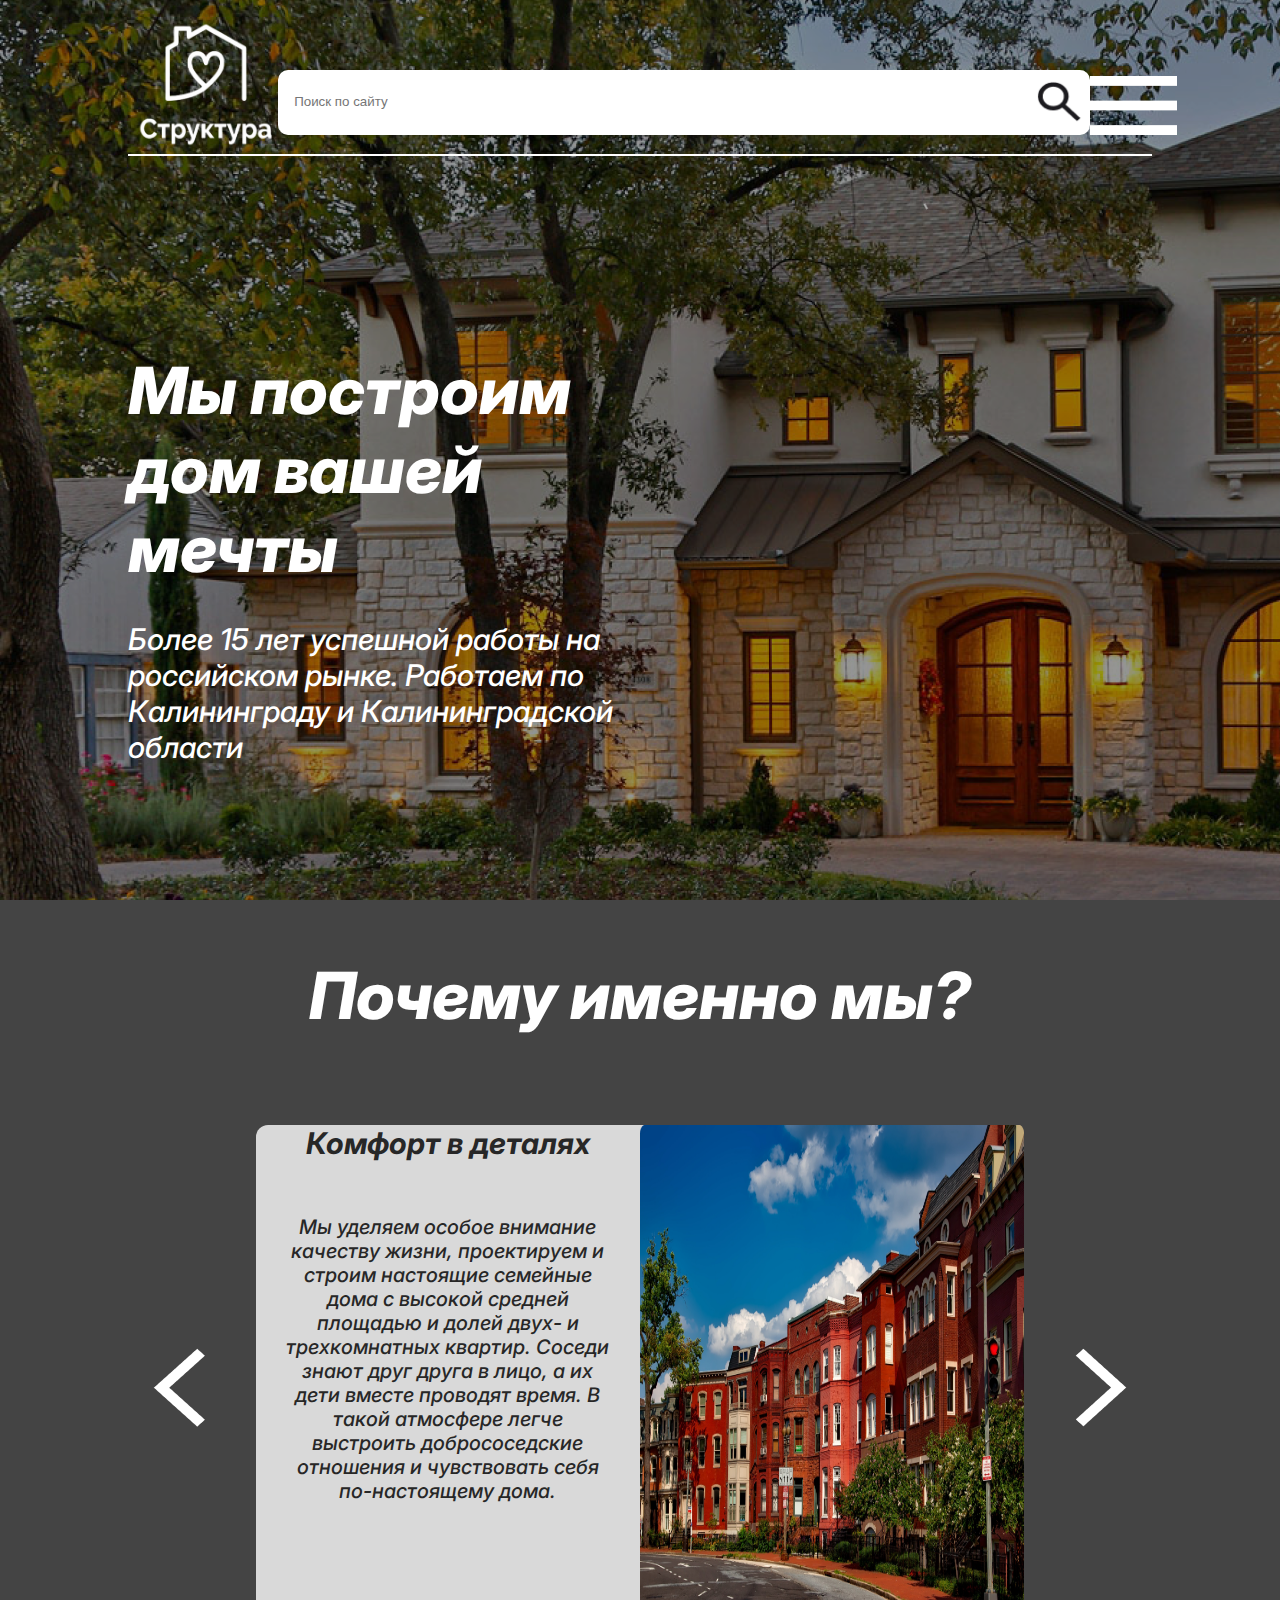
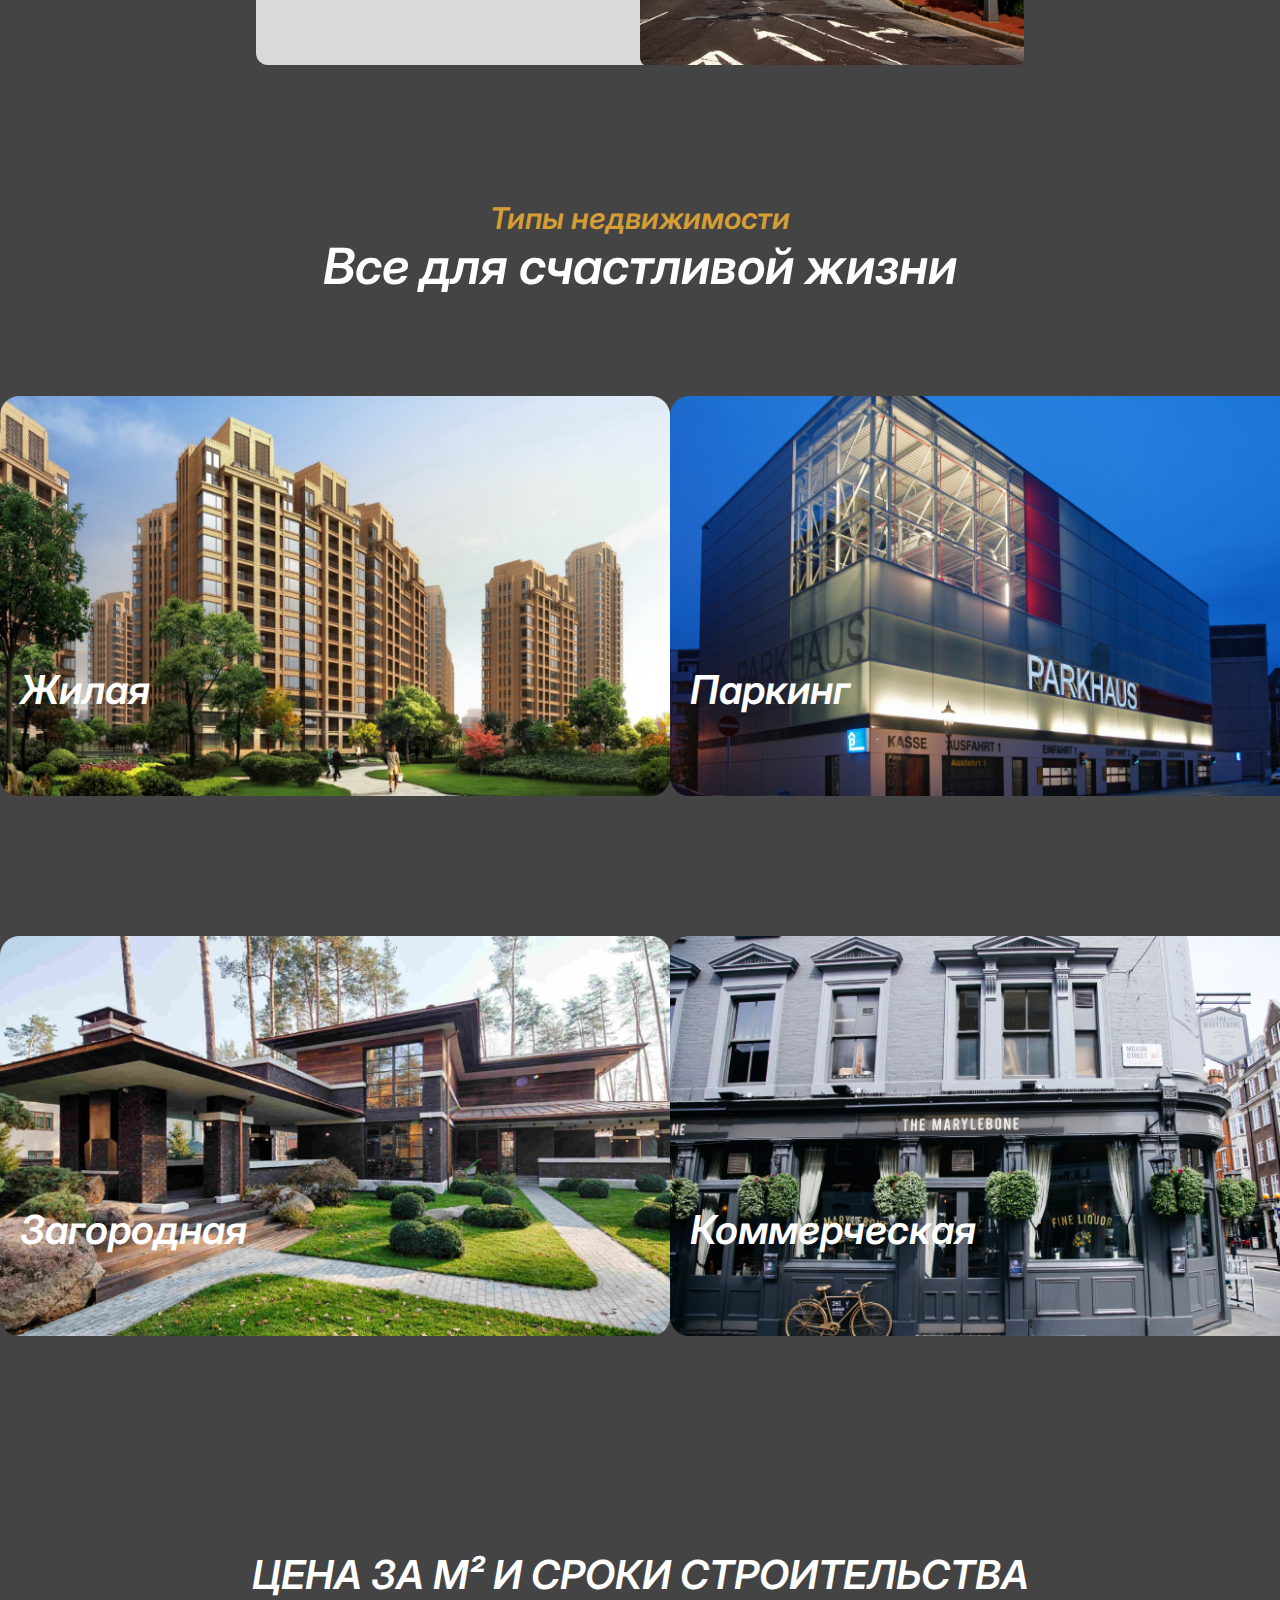
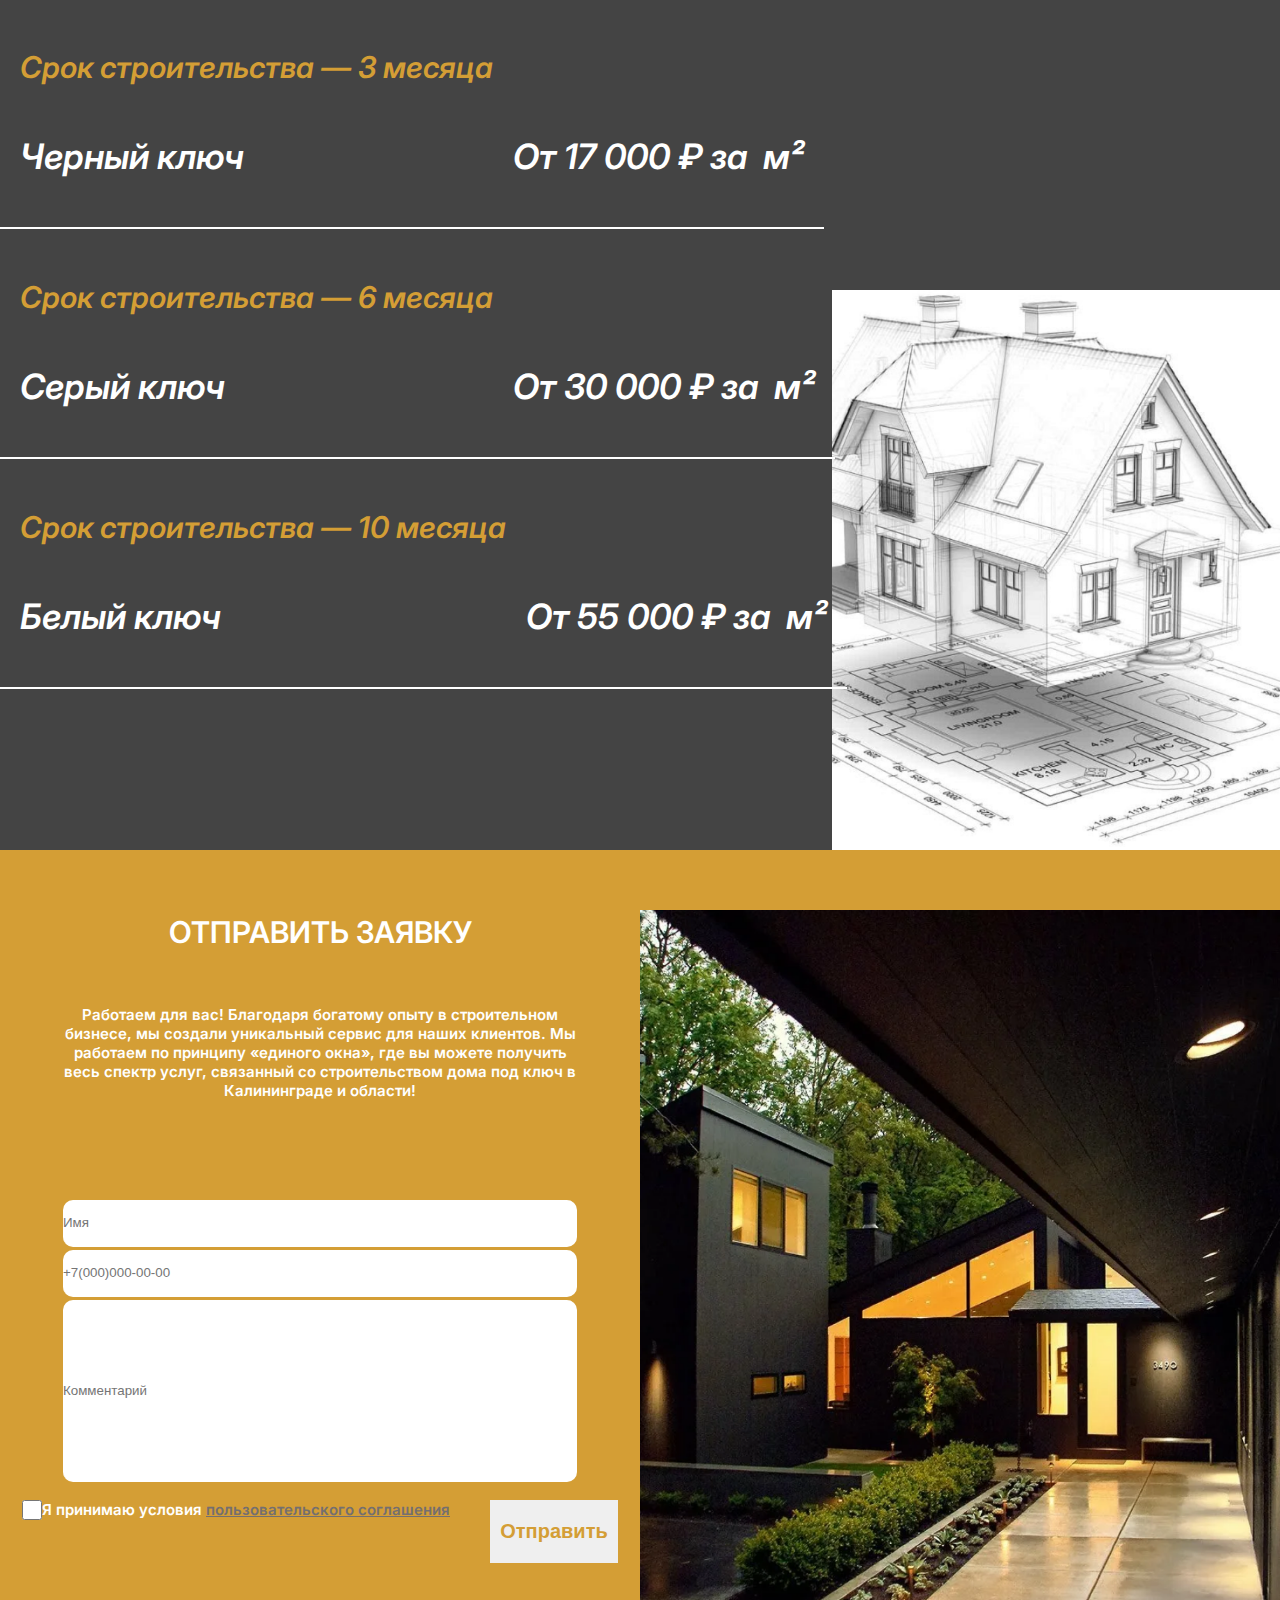
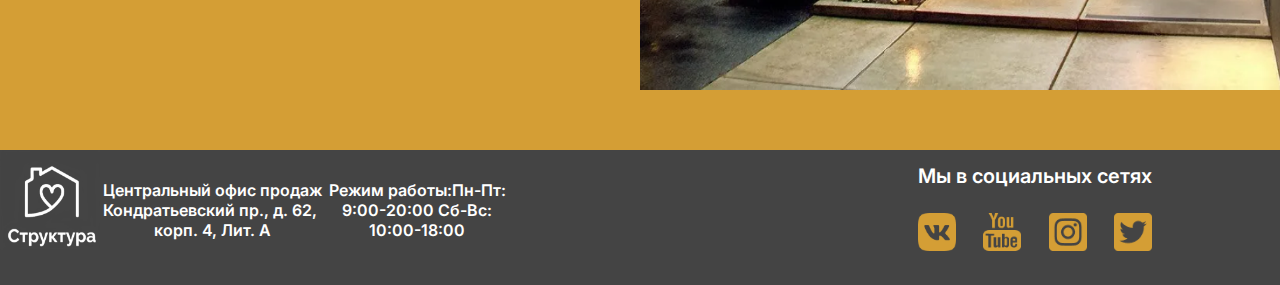
<file: index.html>
<!DOCTYPE html>
<html lang="en">
<head>
    <meta charset="UTF-8">
    <meta name="viewport" content="width=device-width, initial-scale=1.0">
    <link rel="stylesheet" href="style.css">
    <title>Ураааааа майнкрафт</title>
</head>
<body>
    <header>
        <nav>
             <div class="general_nav-container">
                <div class="nav-header">
                    <div class="logo-container"><a href=""><img class="logo-header" src="/пикчерс/Logo_Str.png" alt="" srcset=""></a></div>  
                
                    <div class="search">
                        <input class="stroca-poiska" type="text" placeholder="Поиск по сайту" name="" id="">
                    </div>

                    <div class="burger-menu">
                        <button id="burgerOpen" class="burger-block"><img class="bu-logo"  src="/пикчерс/Burger_Menu.png    " alt="" srcset=""></button>
                </div>
                <div class="header-burger" id="burgerMenu">
                    <div class="header-burger-container">
                        <div class="header-burger-close">
                            <button type="button" class="burgerClose" id="burgerClose"><img class="close-icone" src="/пикчерс/close (1).png" alt="" srcset=""></button></div>

                            <div class="information-fo-user">
                                  <ul class="spisok-burger">
            <li class="li-a"><a class="links-burger" href="/portfolio/index.html">Портфолио</a></li>
            <li class="li-a"><a class="links-burger" href="/yslugi/index.html">Услуги</a></li>
            <li class="li-a"><a class="links-burger" href="/contacts/index.html">Контакты</a></li>
            <li class="li-a"><a class="links-burger" href="/price/index.html">Цены</a></li>
            <li class="li-a"><a class="links-burger" href="/otziv/index.html">Отзывы</a></li>
        </ul> 

                            </div>
                        </div>
      
             </div>
          
                </div>
                
        </nav>
            
        <div class="text_header">
            <div class="text_container">
                 <h1>Мы построим дом вашей мечты</h1>
        <p class="descriptiom">Более 15 лет успешной работы на российском рынке. Работаем по Калининграду и Калининградской области</p>
            </div>
       
   </div>
 <!-- vim imba -->
     </header>
     <main>
        <section 1>
  
            <div class="general-block_slider">
                    <div class="heading-block-two"><h2>Почему именно мы?</h2></div>
                <div class="general_container-slider">

                    <div class="items_slider">

                        <!-- первый блок -->

                        <div class="first_item">

                            <div class="box_text-slider">
                                <p class="reason-1">Комфорт в деталях</p>
                                <div class="first-disc-block"><p class="discrip-of-first-item">Мы уделяем особое внимание качеству жизни, проектируем и строим настоящие семейные дома с высокой средней площадью и долей двух- и трехкомнатных квартир. Соседи знают друг друга в лицо, а их дети вместе проводят время. В такой атмосфере легче выстроить добрососедские отношения и чувствовать себя по-настоящему дома.</p></div>
                            </div>

                            <div class="img_slider-one"><img  src="пикчерс/PictureOne.png" alt="" class="pict_one"></div>

                        </div>
 

                         <!-- второй блок -->

                         <div class="first_item">

                            <div class="box_text-slider">
                                <p class="reason-1">Точно в срок</p>
                                <div class="first-disc-block"><p class="discrip-of-two-item">Наша компания гордится своей репутацией надежного и ответственного партнера. Мы четко следуем всем взятым на себя обязательствам и всегда укладываемся в оговоренные сроки.
                                    Наша команда профессионалов работает слаженно и эффективно, чтобы выполнять проекты любой сложности точно в срок. Мы тщательно планируем каждый этап работы и контролируем соблюдение графика на всех стадиях.</p></div>
                            </div>

                            <div class="img_slider-one"><img src="пикчерс/PictureTwo.jpg" alt="" class="pict_one"></div>

                        </div>


                         <!-- третий блок -->

                         <div class="first_item">

                            <div class="box_text-slider">
                                <p class="reason-1">Надежность</p>
                                <div class="first-disc-block"><p class="discrip-of-first-item">Ваш дом - это надежный и безопасный оплот Вашей семьи. Компания "Структура" гарантирует, что каждый наш дом построен с использованием только высококачественных материалов и по самым современным технологиям. Мы тщательно контролируем каждый этап строительства, чтобы обеспечить максимальную прочность и долговечность.</p></div>
                            </div>

                            <div class="img_slider-one"><img src="пикчерс/PictureThree.jpg" alt="" class="pict_one"></div>

                        </div>  


                    </div>

                </div>
                    <div class="container_with-btn">
                        <div class="block_btn">
                             <button class="slider-prev"><img src="пикчерс/LeftArrow.png" alt="" class="arrow"></button>
                        <button class="slider-next"><img src="пикчерс/RightArrow.png" alt="" class="arrow"></button>
                        </div>
                    </div>

            </div>

        </section>
        <section 2>

            <div class="type-of-house-general">
  
              <div class="type-of-house-block">
  
  
                  <div class="additional_block-move-one">
  
                      <div class="heading-type_house-block_text">
                      <p class="topic-block-one">Типы недвижимости</p>
                      <p class="heading-topic-one">Все для счастливой жизни</p>
                      </div>
  
  
                  </div>
                  
  
                  <div class="block-type-house-link_picture">
  
                          <div class="first-half-block">
  
                              <div class="residential_building">
                                  <a href=""><img class="img_residential" src="/пикчерс/residential building.png" alt="" srcset=""></a>
                                  <p class="heading_residential">Жилая</p>
                              </div>
  
                             
  
                                  <div class="residential_building">
                                  <a href=""><img class="img_residential" src="/пикчерс/parking.png" alt="" srcset=""></a>
                                  <p class="heading_parking">Паркинг</p>
                              </div>
  
                          </div>
  
  
                          <div class="second-half-block">
  
                              <div class="country_building">
                                  <a href=""><img class="img_residential" src="/пикчерс/country house.png" alt="" srcset=""></a>
                                  <p class="heading_country">Загородная</p>
                              </div>
  
                              <div class="country_building">
                                  <a href=""><img class="img_residential" src="/пикчерс/commercial.png" alt="" srcset=""></a>
                                  <p class="heading_commercial">Коммерческая</p>
                              </div>
  
                          </div>
  
  
                  </div>
  
  
  
              </div>
  
  
            </div>        
  
  
          </section>
          <section 3>
            <div class="general-price-container">

                
                <div class="heading-price_pay-container"><p class="price-head">ЦЕНА ЗА М² И СРОКИ СТРОИТЕЛЬСТВА</p></div>

                <div class="keys-container">

                    <table class="table-one">
                    <tr>
                        <td><p class="term_black">Срок строительства — 3 месяца</p></td>
                    </tr>
                    <tr>
                        <td><p class="black-key">Черный ключ</p></td>
                        <td class="price-td-one"><p class="price">От 17 000 ₽ за  м²</p></td>
                    </tr>
                </table>

                    <table class="table-two">
                        <tr>
                            <td><p class="term_black">Срок строительства — 6 месяца</p></td>
                        </tr>
                        <tr>
                            <td><p class="black-key">Серый ключ</p></td>
                            <td><p class="price">От 30 000 ₽ за  м²</p></td>
                        </tr>
                    </table>
                        <table class="table-three">
                            <tr>
                                <td><p class="term_black">Срок строительства — 10 месяца</p></td>
                            </tr>
                            <tr>
                                <td><p class="black-key">Белый ключ</p></td>
                                <td><p class="price">От 55 000 ₽ за  м²</p></td>
                                
                            </tr>
                            </table>
                           
                </div>

            </div>
        </section>
        <section 4>

            <div class="general-application-container">
              
                <div class="container-application">

                    <div class="heading-section-5"><p class="application">ОТПРАВИТЬ ЗАЯВКУ</p></div>
                    <div class="box-text-end"><p class="bonus-text">Работаем для вас! Благодаря богатому опыту в строительном бизнесе, мы создали уникальный сервис для наших клиентов. Мы работаем по принципу «единого окна», где вы можете получить весь спектр услуг, связанный со строительством дома под ключ в Калининграде и области!</p></div>

                    <div class="input-container-gen">

                        <div class="box-of-input-name"><input class="your_name" type="text" placeholder="Имя"></div>
                        <div class="box-of-input-number"><input class="your_number" type="text" placeholder="+7(000)000-00-00"></div>
                        <div class="comment-container"><input class="your_comm" type="text" placeholder="Комментарий"></div>
                        
                        
                    </div>

                <div class="checkbox-container">
                    <input class="checkbox" type="checkbox" name="" id="">
                    <div class="politic-conf-box"><p class="politic-conf">Я принимаю условия <a class="link-sec5" href="" class="check-pravila">пользовательского соглашения</a></p></div>
                    <div class="button-sec-5"><button class="btn-sec5">Отправить</button></div>

                </div>



                </div>

            </div>
    </section>
    <footer>
        <div class="footer_container-general">

            <div class="footer-container">

                <div class="logo-text-footer">
                    <div class="img-footer-logo"><img class="logo-footer" src="/пикчерс/Logo_Str.png" alt="" srcset=""></div>

                    <div class="text-footer-container">
                         <div class="place-block"><p class="place-text">Центральный офис продаж Кондратьевский пр., д. 62, корп. 4, Лит. А</p></div>
                    <div class="telephone-block"><p class="telephone-text">Режим работы:Пн-Пт: 9:00-20:00 Сб-Вс: 10:00-18:00</p></div>
                    </div>
                   
                </div>

                <div class="social-networs-container">
                    
                    <div class="socials">
                        <div class="header-soc_netw"><p class="us-soc">Мы в социальных сетях</p></div>

                        <div class="icons">
                            
                        <img class="soc-icon-img" src="/пикчерс/Vector (1).png" alt="">
                        <img class="soc-icon-img" src="/пикчерс/YouTube.png" alt="">
                        <img class="soc-icon-img" src="/пикчерс/instagram-square logo.png" alt="">
                        <img class="soc-icon-img" src="/пикчерс/twitter-square logo.png" alt="">
                      
                    </div>

                </div>

            </div>
            
        </div>
    </footer>
     </main>
    <script src="index.js"></script>
</body>
</html>
</file>
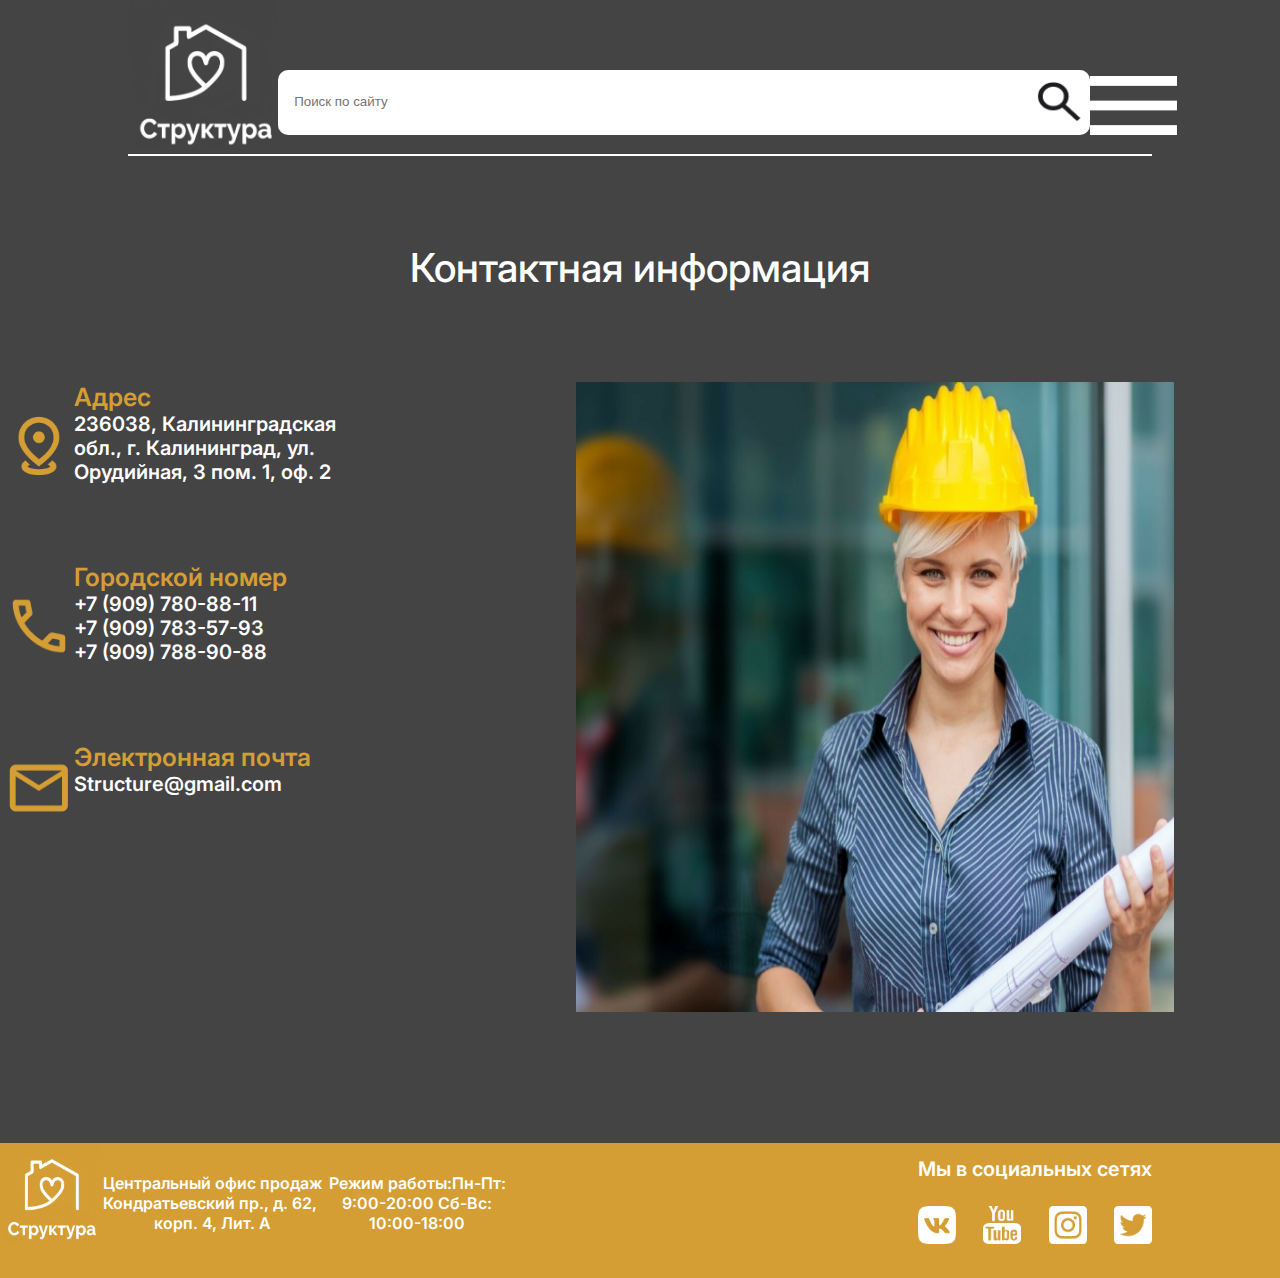
<file: contacts/index.html>
<!DOCTYPE html>
<html lang="en">
<head>
    <meta charset="UTF-8">
    <meta name="viewport" content="width=device-width, initial-scale=1.0">
    <link rel="stylesheet" href="style.css">
    <title>Document</title>
</head>
<body>
    <header>
        <nav>
            <div class="general_nav-container">
               <div class="nav-header">
                   <div class="logo-container"><a href="/index.html"><img class="logo-header" src="/пикчерс/Logo_Str.png" alt="" srcset=""></a></div>  
               
                   <div class="search">
                       <input class="stroca-poiska" type="text" placeholder="Поиск по сайту" name="" id="">
                   </div>

                   <div class="burger-menu">
                       <button id="burgerOpen" class="burger-block"><img class="bu-logo"  src="/пикчерс/Burger_Menu.png    " alt="" srcset=""></button>
               </div>
               <div class="header-burger" id="burgerMenu">
                   <div class="header-burger-container">
                       <div class="header-burger-close">
                           <button type="button" class="burgerClose" id="burgerClose"><img class="close-icone" src="/пикчерс/close (1).png" alt="" srcset=""></button></div>

                           <div class="information-fo-user">
                                 <ul class="spisok-burger">
           <li class="li-a"><a class="links-burger" href="/portfolio/index.html">Портфолио</a></li>
           <li class="li-a"><a class="links-burger" href="/yslugi/index.html">Услуги</a></li>
           <li class="li-a"><a class="links-burger" href="">Контакты</a></li>
           <li class="li-a"><a class="links-burger" href="/price/index.html">Цены</a></li>
           <li class="li-a"><a class="links-burger" href="">Отзывы</a></li>
       </ul> 

                           </div>
                       </div>
     
            </div>
         
               </div>
               
       </nav>
           
    </header>

    <main>
        <section>
            <div class="general-container-contacts">
                <div class="inf-block">

                    <div class="heading-block"><p class="heading-text">Контактная информация</p></div>

                    <div class="contacts-container">

                        <div class="info-cont">
                         <div class="place-block">
                            <div class="place-img-block"><img src="/contacts/пикчи/distance-1.png" alt="" class="place"></div>
                            <div class="text-place"><p class="place-h1">Адрес</p> <p class="place-podzag">236038, Калининградская обл., г. Калининград, ул. Орудийная, 3 пом. 1, оф. 2</p></div>
                         </div>

                         <div class="tel-block">
                            <div class="tel-img-block"><img src="/contacts/пикчи/call-1.png" alt="" class="tel"></div>
                            <div class="text-place"><p class="place-h1">Городской номер</p> <p class="tel-podzag">+7 (909) 780-88-11</p>
                                <p class="tel-podzag">+7 (909) 783-57-93</p>
                                <p class="tel-podzag">+7 (909) 788-90-88</p>
                            </div>
                         </div>

                         <div class="mail-block">
                            <div class="mail-img-block"><img src="/contacts/пикчи/mail-1.png" alt="" class="mail"></div>
                            <div class="mail-place"><p class="place-h1">Электронная почта</p> <p class="mail-podzag">Structure@gmail.com</p>
                            </div>

                         </div>


                        </div>

                        <div class="woman-picture"><img src="/contacts/пикчи/teta.png" class="teta-img" alt="" srcset=""></div>

                    </div>

                </div>
            </div>
        </section>
        <footer>
            <div class="footer_container-general">
    
                <div class="footer-container">
    
                    <div class="logo-text-footer">
                        <div class="img-footer-logo"><img class="logo-footer" src="/пикчерс/Logo_Str.png" alt="" srcset=""></div>
    
                        <div class="text-footer-container">
                             <div class="place-block"><p class="place-text">Центральный офис продаж Кондратьевский пр., д. 62, корп. 4, Лит. А</p></div>
                        <div class="telephone-block"><p class="telephone-text">Режим работы:Пн-Пт: 9:00-20:00 Сб-Вс: 10:00-18:00</p></div>
                        </div>
                       
                    </div>
    
                    <div class="social-networs-container">
                        
                        <div class="socials">
                            <div class="header-soc_netw"><p class="us-soc">Мы в социальных сетях</p></div>
    
                            <div class="icons">
                                <img class="soc-icon-img" src="/portfolio/пикчер/vk logo.png" alt="">
                            <img class="soc-icon-img" src="/portfolio/пикчер/YouTube (1).png" alt="">
                            <img class="soc-icon-img" src="/portfolio/пикчер/instagram-square logo (1).png" alt="">
                            <img class="soc-icon-img" src="/portfolio/пикчер/twitter-square logo (1).png" alt="">
                            </div>
                            </div>
                          
                        </div>
    
                    </div>
    
                </div>
                
            </div>
        </footer>
    </main>
    <script src="index.js"></script>
</body>
</html>
</file>
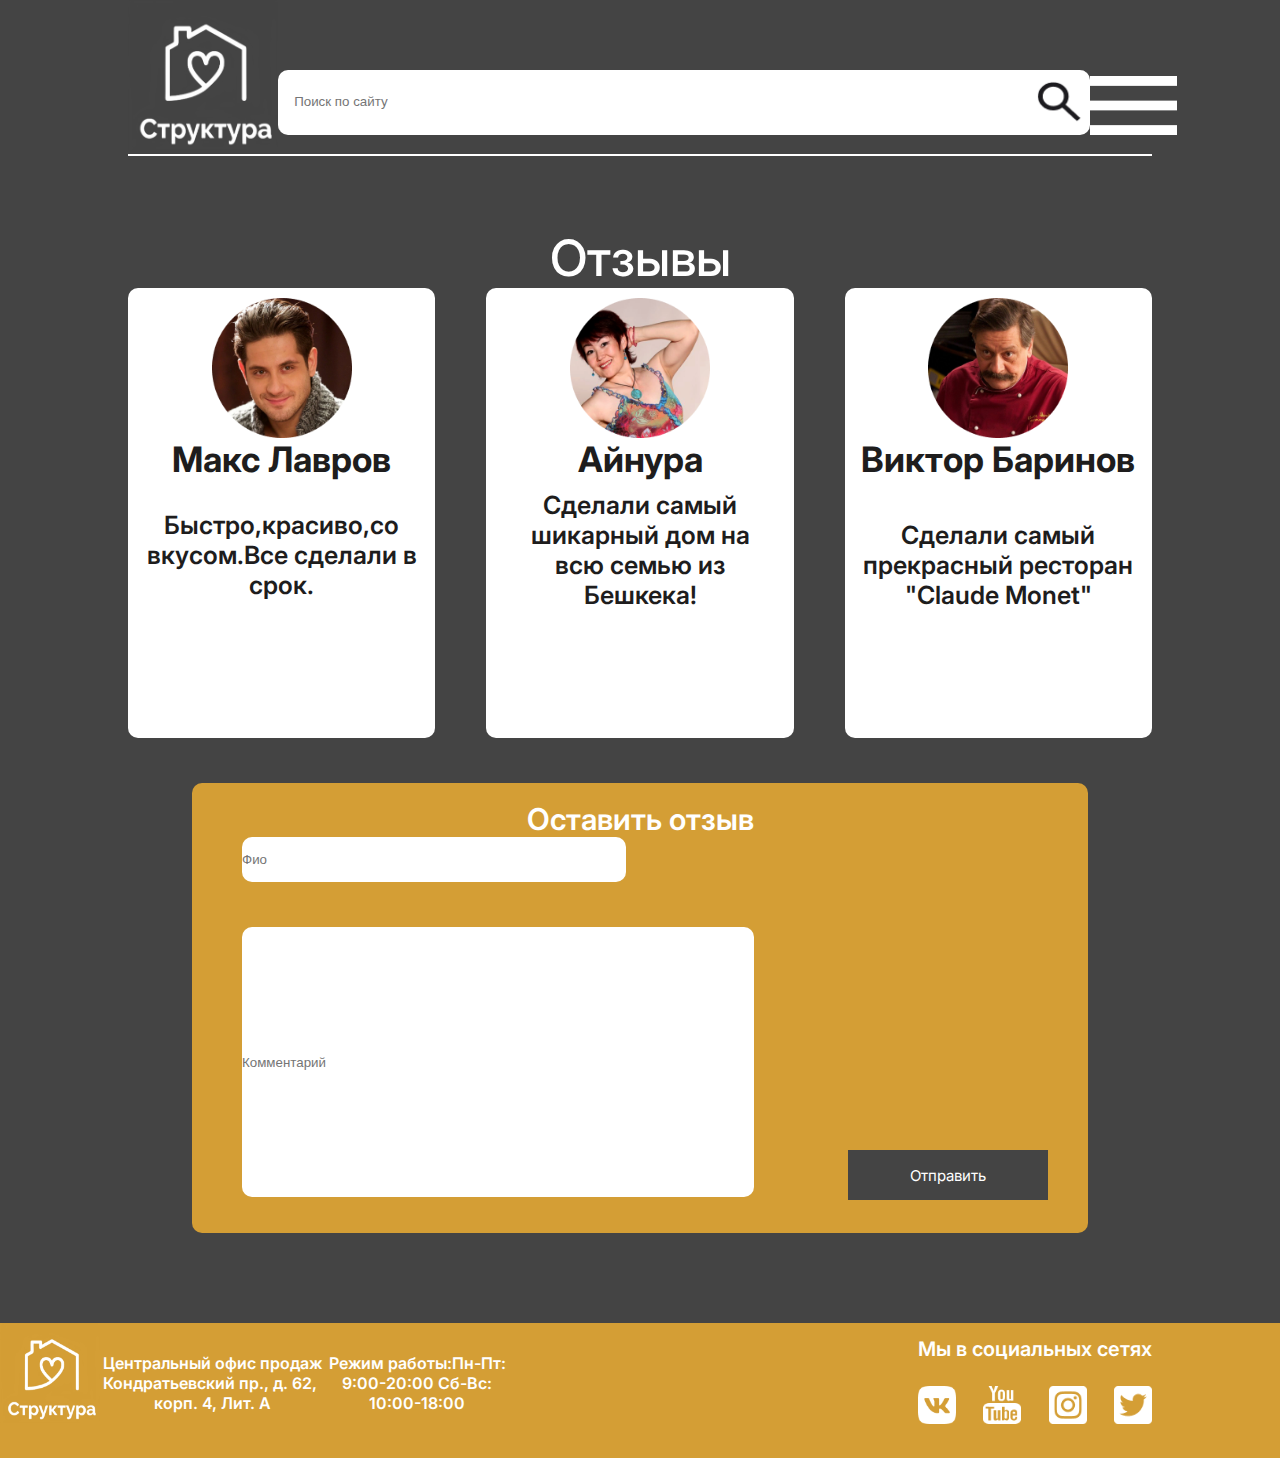
<file: otziv/index.html>
<!DOCTYPE html>
<html lang="en">
<head>
    <meta charset="UTF-8">
    <meta name="viewport" content="width=device-width, initial-scale=1.0">
    <link rel="stylesheet" href="style.css">
    <title>Document</title>
</head>
<body>
    <header>
        <nav>
            <div class="general_nav-container">
               <div class="nav-header">
                   <div class="logo-container"><a href="/index.html"><img class="logo-header" src="/пикчерс/Logo_Str.png" alt="" srcset=""></a></div>  
               
                   <div class="search">
                       <input class="stroca-poiska" type="text" placeholder="Поиск по сайту" name="" id="">
                   </div>

                   <div class="burger-menu">
                       <button id="burgerOpen" class="burger-block"><img class="bu-logo"  src="/пикчерс/Burger_Menu.png    " alt="" srcset=""></button>
               </div>
               <div class="header-burger" id="burgerMenu">
                   <div class="header-burger-container">
                       <div class="header-burger-close">
                           <button type="button" class="burgerClose" id="burgerClose"><img class="close-icone" src="/пикчерс/close (1).png" alt="" srcset=""></button></div>

                           <div class="information-fo-user">
                                 <ul class="spisok-burger">
           <li class="li-a"><a class="links-burger" href="/portfolio/index.html">Портфолио</a></li>
           <li class="li-a"><a class="links-burger" href="/yslugi/index.html">Услуги</a></li>
           <li class="li-a"><a class="links-burger" href="/contacts/index.html">Контакты</a></li>
           <li class="li-a"><a class="links-burger" href="/price/index.html">Цены</a></li>
           <li class="li-a"><a class="links-burger" href="">Отзывы</a></li>
       </ul> 

                           </div>
                       </div>
     
            </div>
         
               </div>
               
       </nav>
           
    </header>
    <main>
        <section>
            <div class="general-container-comments">

                <div class="head-otziv"><p class="otiv-zag">Отзывы</p></div>

                <div class="block-otziv-users">
                        <div class="move-block-otz">
                            <div class="user-1">
                                <div class="face_user"><img src="/otziv/картиночки/Ellipse 1.png" alt="" class="user-face-1"></div>
                                <div class="name-user"><p class="name">Макс  Лавров</p></div>
                                <div class="otziv-user-1"><p class="otziv-1">Быстро,красиво,со вкусом.Все сделали в срок.</p></div>
                            </div>
                            
                            <div class="user-2">
                                <div class="face_user"><img src="/otziv/картиночки/Ellipse 2.png" alt="" class="user-face-1"></div>
                                <div class="name-user"><p class="name">Айнура</p></div>
                                <div class="otziv-user-2"><p class="otziv-1">Сделали самый шикарный дом на всю семью из Бешкека!</p></div>
                            </div>
                            <div class="user-3">
                                <div class="face_user"><img src="/otziv/картиночки/Ellipse 3.png" alt="" class="user-face-1"></div>
                                <div class="name-user"><p class="name">Виктор Баринов</p></div>
                                <div class="otziv-user-2"><p class="otziv-1">Сделали самый прекрасный ресторан  "Claude Monet"</p></div>
                               
                            </div>
                        </div>
                    

                </div>

                <div class="container-your_comment">

                    <div class="otziv-end-general">

                        <div class="head-otziv-end"><p class="otziv-end">Оставить отзыв </p></div>
                        <div class="input-container">
                            <div class="fio-block"><input class="fio" type="text" placeholder="Фио"></div>
                           <div class="com-block"><input class="comment" type="text" placeholder="Комментарий"></div>  
                           <div class="btn-cont"><button class="message">Отправить</button></div>
                        </div>

                    </div>

                </div>

            </div>
        </section>
        <footer>
            <div class="footer_container-general">
    
                <div class="footer-container">
    
                    <div class="logo-text-footer">
                        <div class="img-footer-logo"><img class="logo-footer" src="/пикчерс/Logo_Str.png" alt="" srcset=""></div>
    
                        <div class="text-footer-container">
                             <div class="place-block"><p class="place-text">Центральный офис продаж Кондратьевский пр., д. 62, корп. 4, Лит. А</p></div>
                        <div class="telephone-block"><p class="telephone-text">Режим работы:Пн-Пт: 9:00-20:00 Сб-Вс: 10:00-18:00</p></div>
                        </div>
                       
                    </div>
    
                    <div class="social-networs-container">
                        
                        <div class="socials">
                            <div class="header-soc_netw"><p class="us-soc">Мы в социальных сетях</p></div>
    
                            <div class="icons">
                                <img class="soc-icon-img" src="/portfolio/пикчер/vk logo.png" alt="">
                            <img class="soc-icon-img" src="/portfolio/пикчер/YouTube (1).png" alt="">
                            <img class="soc-icon-img" src="/portfolio/пикчер/instagram-square logo (1).png" alt="">
                            <img class="soc-icon-img" src="/portfolio/пикчер/twitter-square logo (1).png" alt="">
                            </div>
                            </div>
                          
                        </div>
    
                    </div>
    
                </div>
                
            </div>
        </footer>
    </main>
    <script src="index.js"></script>
</body>
</html>
</file>
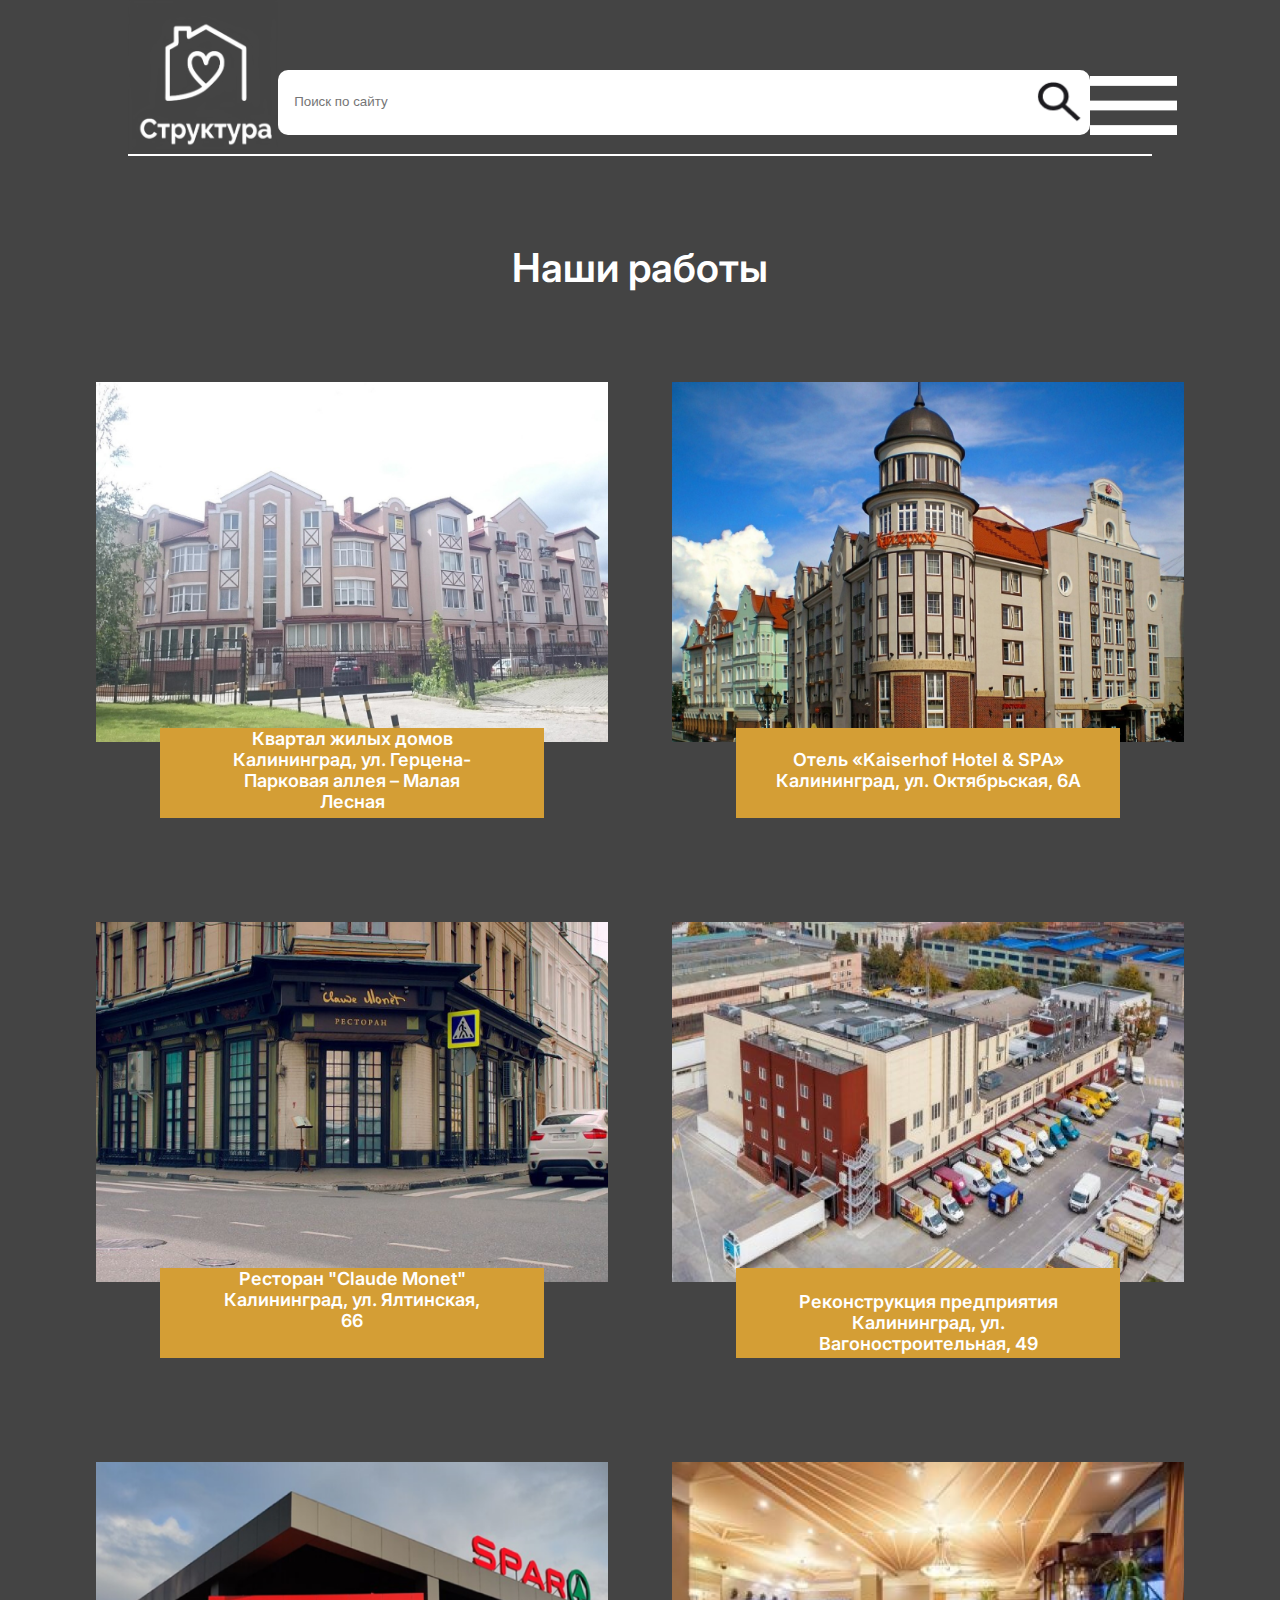
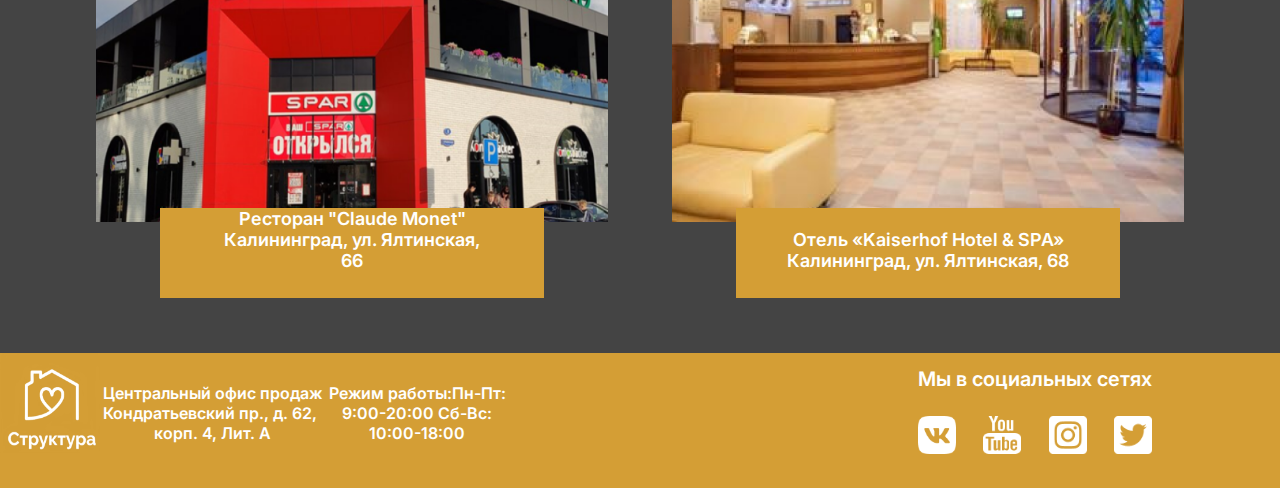
<file: portfolio/index.html>
<!DOCTYPE html>
<html lang="en">
<head>
    <meta charset="UTF-8">
    <meta name="viewport" content="width=device-width, initial-scale=1.0">
    <link rel="stylesheet" href="style.css">
    <title>Э,а где майнкрафт?</title>
</head>
<body>
    <header>
        <nav>
            <div class="general_nav-container">
               <div class="nav-header">
                   <div class="logo-container"><a href="/index.html"><img class="logo-header" src="/пикчерс/Logo_Str.png" alt="" srcset=""></a></div>  
               
                   <div class="search">
                       <input class="stroca-poiska" type="text" placeholder="Поиск по сайту" name="" id="">
                   </div>

                   <div class="burger-menu">
                       <button id="burgerOpen" class="burger-block"><img class="bu-logo"  src="/пикчерс/Burger_Menu.png    " alt="" srcset=""></button>
               </div>
               <div class="header-burger" id="burgerMenu">
                   <div class="header-burger-container">
                       <div class="header-burger-close">
                           <button type="button" class="burgerClose" id="burgerClose"><img class="close-icone" src="/пикчерс/close (1).png" alt="" srcset=""></button></div>

                           <div class="information-fo-user">
                                 <ul class="spisok-burger">
           <li class="li-a"><a class="links-burger" href="">Портфолио</a></li>
           <li class="li-a"><a class="links-burger" href="/yslugi/index.html">Услуги</a></li>
           <li class="li-a"><a class="links-burger" href="/contacts/index.html">Контакты</a></li>
           <li class="li-a"><a class="links-burger" href="/price/index.html">Цены</a></li>
           <li class="li-a"><a class="links-burger" href="/otziv/index.html">Отзывы</a></li>
       </ul> 

                           </div>
                       </div>
     
            </div>
         
               </div>
               
       </nav>
           
    </header>
   <main>
    <section 1>
        <div class="general-container-portfolio">

            <div class="heding-portfolio-container"><p class="heading-portfolio">Наши работы</p></div>

            <div class="dop-container-one">
                  <div class="portfolio-container">
                <div class="container-picture-one">

                    <img class="img-portfolio-1" src="/portfolio/пикчер/Picture-portfolio-1.png" alt="" srcset="">
                        <div class="move-block-1">   <div class="description">
                           <div class="block-text-1"> <p class="text-1">Квартал жилых домов Калининград, ул. Герцена-Парковая аллея – Малая Лесная</p> </div> 
                        
                        </div>   </div>
                </div>

                <div class="container-picture-two">

                    <img class="img-portfolio-1" src="/portfolio/пикчер/Picture-portfolio-2.png" alt="" srcset="">
                    <div class="move-block-1">   <div class="description">
                       <div class="block-text-2"> <p class="text-2">Отель «Kaiserhof Hotel & SPA» Калининград, ул. Октябрьская, 6А</p> </div> 
                    
                    </div>   </div>

                </div>
            </div>

            </div>
          

            <div class="dop-container-one">
                <div class="portfolio-container">
              <div class="container-picture-one">

                  <img class="img-portfolio-1" src="/portfolio/пикчер/Picture-portfolio-3.png" alt="" srcset="">
                      <div class="move-block-1">   <div class="description">
                         <div class="block-text-2"> <p class="text-1">Ресторан "Claude Monet" Калининград, ул. Ялтинская, 66</p> </div> 
                      
                      </div>   </div>
              </div>

              <div class="container-picture-two">

                  <img class="img-portfolio-1" src="/portfolio/пикчер/Picture-portfolio-4.png" alt="" srcset="">
                  <div class="move-block-1">   <div class="description">
                     <div class="block-text-3"> <p class="text-3">Реконструкция предприятия Калининград, ул. Вагоностроительная, 49</p> </div> 
                  
                  </div>   </div>

              </div>
          </div>

          </div>


          <div class="dop-container-one">
            <div class="portfolio-container">
          <div class="container-picture-one">

              <img class="img-portfolio-1" src="/portfolio/пикчер/Picture-portfolio-5.png" alt="" srcset="">
                  <div class="move-block-1">   <div class="description">
                     <div class="block-text-2"> <p class="text-1">Ресторан "Claude Monet" Калининград, ул. Ялтинская, 66</p> </div> 
                  
                  </div>   </div>
          </div>

          <div class="container-picture-two">

              <img class="img-portfolio-1" src="/portfolio/пикчер/Picture-portfolio-6.png" alt="" srcset="">
              <div class="move-block-1">   <div class="description">
                 <div class="block-text-2"> <p class="text-3">Отель «Kaiserhof Hotel & SPA» Калининград, ул. Ялтинская, 68</p> </div> 
              
              </div>   </div>

          </div>
      </div>

      </div>


        </div>
    </section>
    <footer>
        <div class="footer_container-general">

            <div class="footer-container">

                <div class="logo-text-footer">
                    <div class="img-footer-logo"><img class="logo-footer" src="/пикчерс/Logo_Str.png" alt="" srcset=""></div>

                    <div class="text-footer-container">
                         <div class="place-block"><p class="place-text">Центральный офис продаж Кондратьевский пр., д. 62, корп. 4, Лит. А</p></div>
                    <div class="telephone-block"><p class="telephone-text">Режим работы:Пн-Пт: 9:00-20:00 Сб-Вс: 10:00-18:00</p></div>
                    </div>
                   
                </div>

                <div class="social-networs-container">
                    
                    <div class="socials">
                        <div class="header-soc_netw"><p class="us-soc">Мы в социальных сетях</p></div>

                        <div class="icons">
                            <img class="soc-icon-img" src="/portfolio/пикчер/vk logo.png" alt="">
                        <img class="soc-icon-img" src="/portfolio/пикчер/YouTube (1).png" alt="">
                        <img class="soc-icon-img" src="/portfolio/пикчер/instagram-square logo (1).png" alt="">
                        <img class="soc-icon-img" src="/portfolio/пикчер/twitter-square logo (1).png" alt="">
                        </div>
                        </div>
                      
                    </div>

                </div>

            </div>
            
        </div>
    </footer>
   </main>
    <script src="index.js"></script>
</body>
</html>
</file>
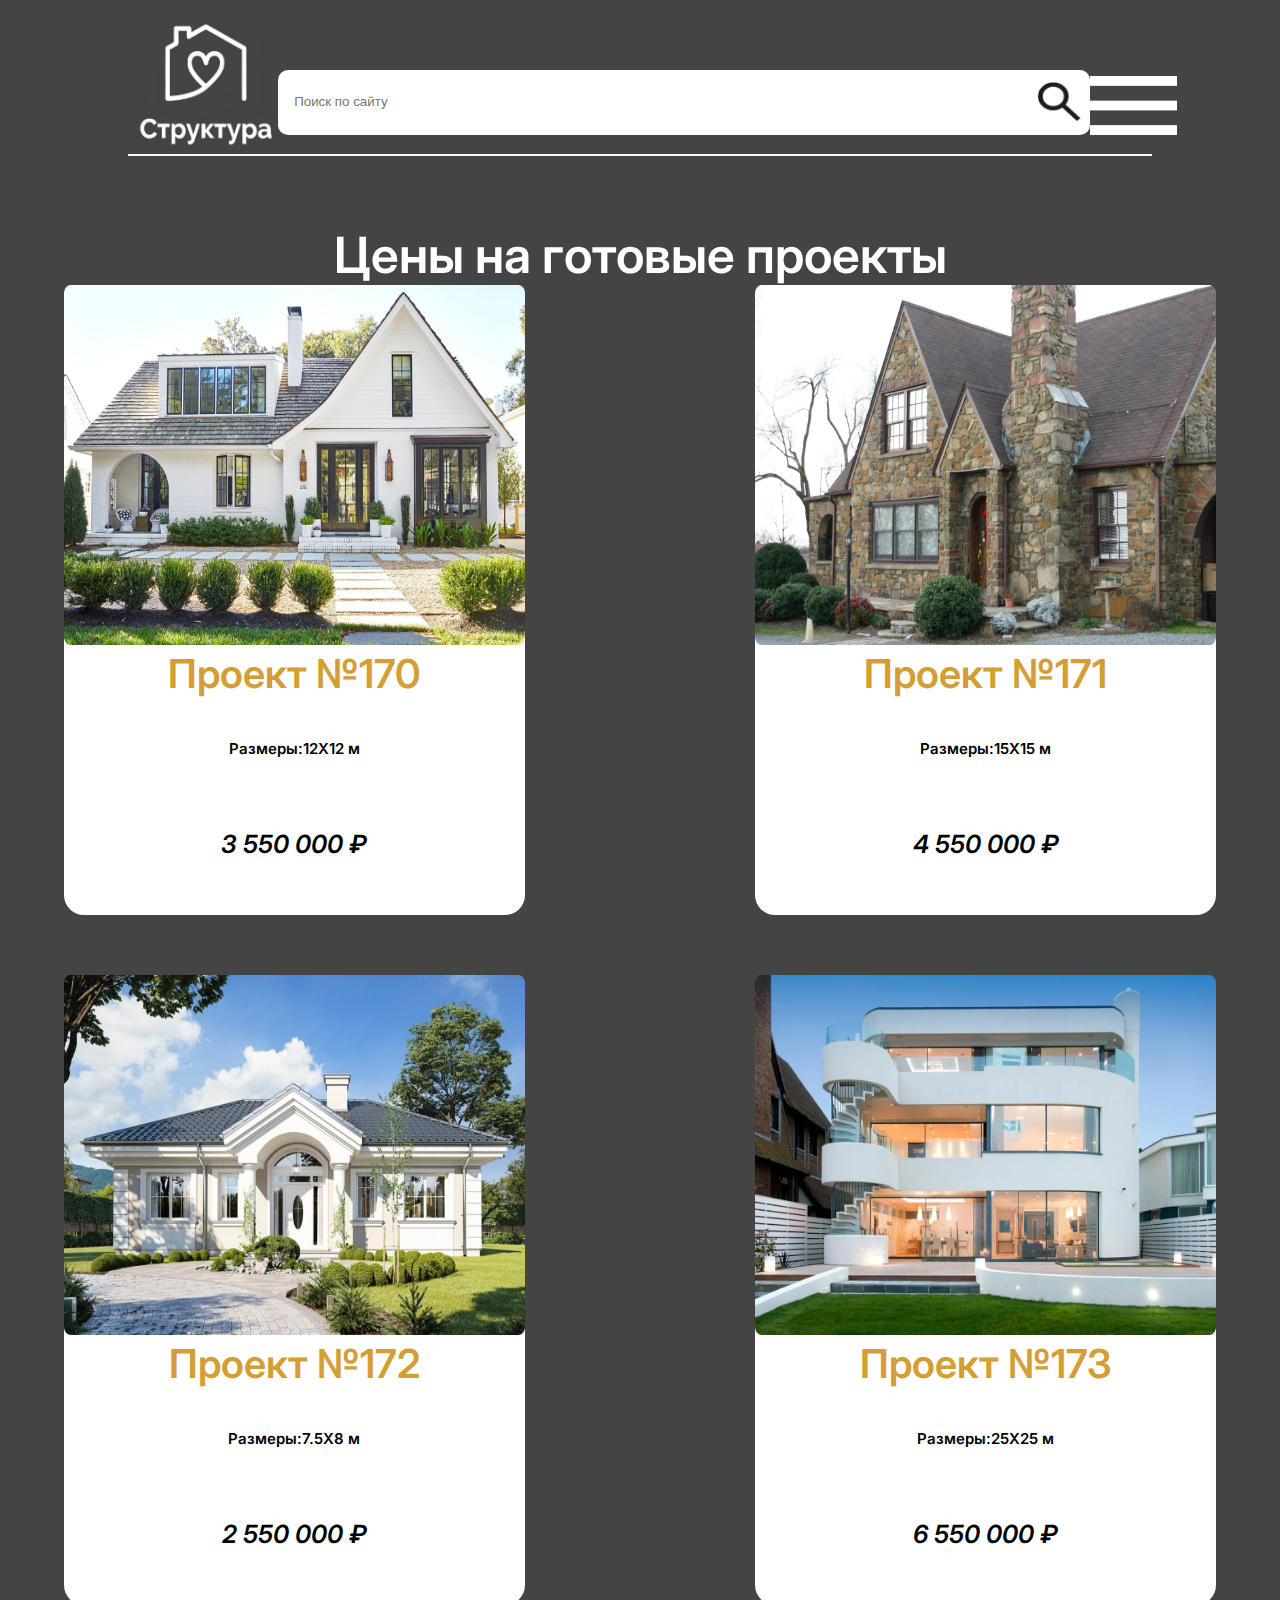
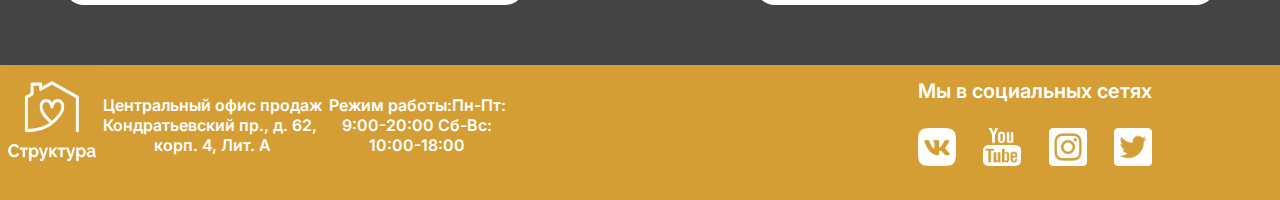
<file: price/index.html>
<!DOCTYPE html>
<html lang="en">
<head>
    <meta charset="UTF-8">
    <meta name="viewport" content="width=device-width, initial-scale=1.0">
    <link rel="stylesheet" href="style.css">
    <title>Document</title>
</head>
<body>
    <header>
        <nav>
             <div class="general_nav-container">
                <div class="nav-header">
                    <div class="logo-container"><a href="/index.html"><img class="logo-header" src="/пикчерс/Logo_Str.png" alt="" srcset=""></a></div>  
                
                    <div class="search">
                        <input class="stroca-poiska" type="text" placeholder="Поиск по сайту" name="" id="">
                    </div>

                    <div class="burger-menu">
                        <button id="burgerOpen" class="burger-block"><img class="bu-logo"  src="/пикчерс/Burger_Menu.png    " alt="" srcset=""></button>
                </div>
                <div class="header-burger" id="burgerMenu">
                    <div class="header-burger-container">
                        <div class="header-burger-close">
                            <button type="button" class="burgerClose" id="burgerClose"><img class="close-icone" src="/пикчерс/close (1).png" alt="" srcset=""></button></div>

                            <div class="information-fo-user">
                                  <ul class="spisok-burger">
            <li class="li-a"><a class="links-burger" href="/portfolio/index.html">Портфолио</a></li>
            <li class="li-a"><a class="links-burger" href="/yslugi/index.html">Услуги</a></li>
            <li class="li-a"><a class="links-burger" href="/contacts/index.html">Контакты</a></li>
            <li class="li-a"><a class="links-burger" href="">Цены</a></li>
            <li class="li-a"><a class="links-burger" href="/otziv/index.html">Отзывы</a></li>
        </ul> 

                            </div>
                        </div>
      
             </div>
          
                </div>
                
        </nav>
    </header>
    <main>
        <section>
            <div class="general-container-prices">

                <div class="head-price"><p class="zag-price">Цены на готовые проекты</p></div>

                <div class="pay-house-cont">

                    <div class="houde-block-1">
                        <div class="pict-block-1"><img src="/price/картинки/project-1.png" alt="" class="proj-1"></div>
                        <div class="gen-info_price-1">
                            <div class="num_proj-1"><p class="pr-1">Проект №170</p></div>
                            <div class="razm_proj-1"><p class="raz-1">Размеры:12X12 м</p></div>
                            <div class="price_proj-1"><p class="price-1">3 550 000 ₽</p></div>
                        </div>
                    </div>

        
                    <div class="houde-block-2">
                        <div class="pict-block-1"><img src="/price/картинки/project-2.png" alt="" class="proj-1"></div>
                        <div class="gen-info_price-1">
                            <div class="num_proj-2"><p class="pr-2">Проект №171</p></div>
                            <div class="razm_proj-1"><p class="raz-1">Размеры:15X15 м</p></div>
                            <div class="price_proj-1"><p class="price-1">4 550 000 ₽</p></div>
                        </div>
                    </div>

                </div>

                <div class="pay-house-cont-2">

                    <div class="houde-block-3">
                        <div class="pict-block-1"><img src="/price/картинки/project-3.png" alt="" class="proj-1"></div>
                        <div class="gen-info_price-1">
                            <div class="num_proj-1"><p class="pr-1">Проект №172</p></div>
                            <div class="razm_proj-1"><p class="raz-1">Размеры:7.5X8 м</p></div>
                            <div class="price_proj-1"><p class="price-1">2 550 000 ₽</p></div>
                        </div>
                    </div>

        
                    <div class="houde-block-4">
                        <div class="pict-block-1"><img src="/price/картинки/project-4.png" alt="" class="proj-1"></div>
                        <div class="gen-info_price-1">
                            <div class="num_proj-2"><p class="pr-2">Проект №173</p></div>
                            <div class="razm_proj-1"><p class="raz-1">Размеры:25X25 м</p></div>
                            <div class="price_proj-1"><p class="price-1">6 550 000 ₽</p></div>
                        </div>
                    </div>

                </div>

            </div>
        </section>
        <footer>
            <div class="footer_container-general">
    
                <div class="footer-container">
    
                    <div class="logo-text-footer">
                        <div class="img-footer-logo"><img class="logo-footer" src="/пикчерс/Logo_Str.png" alt="" srcset=""></div>
    
                        <div class="text-footer-container">
                             <div class="place-block"><p class="place-text">Центральный офис продаж Кондратьевский пр., д. 62, корп. 4, Лит. А</p></div>
                        <div class="telephone-block"><p class="telephone-text">Режим работы:Пн-Пт: 9:00-20:00 Сб-Вс: 10:00-18:00</p></div>
                        </div>
                       
                    </div>
    
                    <div class="social-networs-container">
                        
                        <div class="socials">
                            <div class="header-soc_netw"><p class="us-soc">Мы в социальных сетях</p></div>
    
                            <div class="icons">
                                <img class="soc-icon-img" src="/portfolio/пикчер/vk logo.png" alt="">
                            <img class="soc-icon-img" src="/portfolio/пикчер/YouTube (1).png" alt="">
                            <img class="soc-icon-img" src="/portfolio/пикчер/instagram-square logo (1).png" alt="">
                            <img class="soc-icon-img" src="/portfolio/пикчер/twitter-square logo (1).png" alt="">
                            </div>
                            </div>
                          
                        </div>
    
                    </div>
    
                </div>
                
            </div>
        </footer>
    </main>
    <script src="index.js"></script>
</body>
</html>
</file>
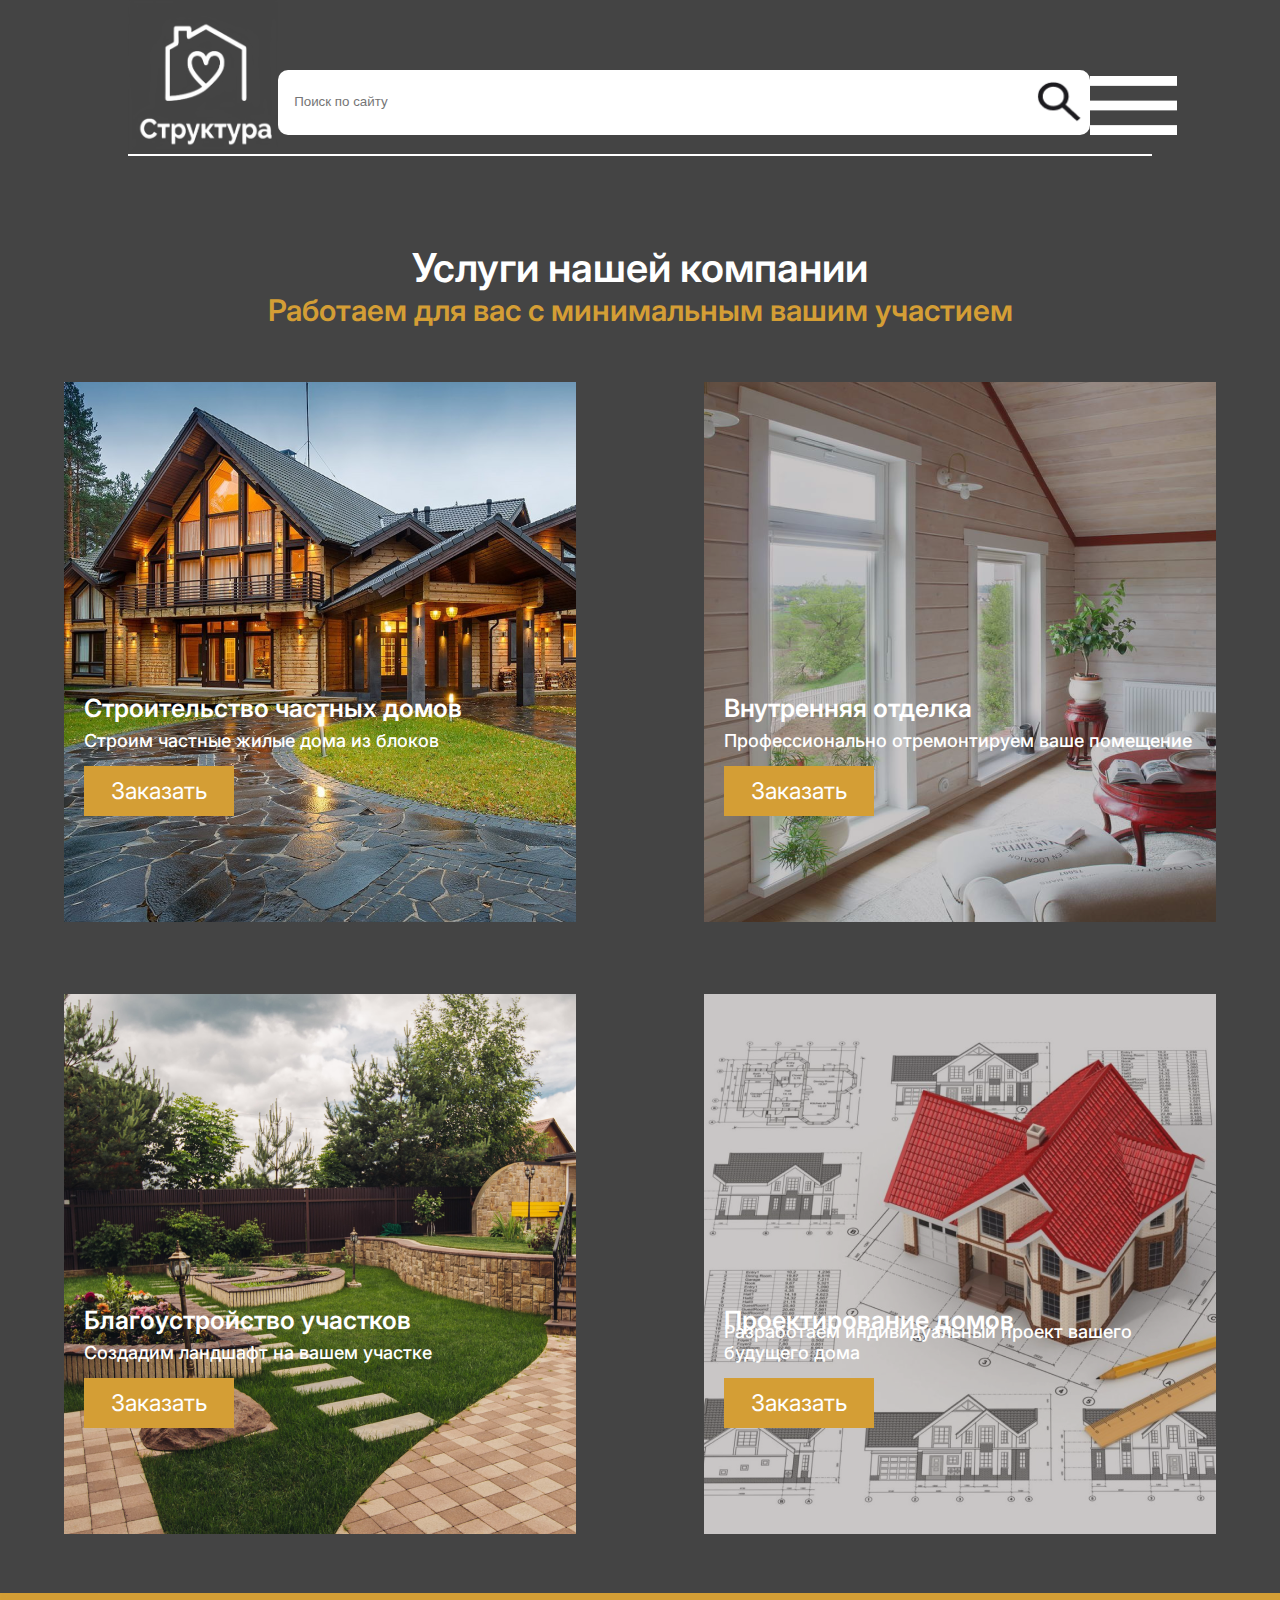
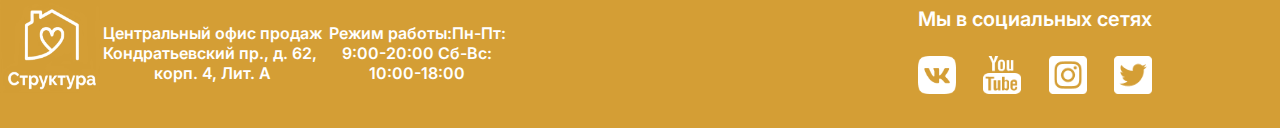
<file: yslugi/index.html>
<!DOCTYPE html>
<html lang="en">
<head>
    <meta charset="UTF-8">
    <meta name="viewport" content="width=device-width, initial-scale=1.0">
    <link rel="stylesheet" href="style.css">
    <title>ГДЕ МАЙНКРАФТ</title>
</head>
<body>
    <header>
        <nav>
            <div class="general_nav-container">
               <div class="nav-header">
                   <div class="logo-container"><a href="/index.html"><img class="logo-header" src="/пикчерс/Logo_Str.png" alt="" srcset=""></a></div>  
               
                   <div class="search">
                       <input class="stroca-poiska" type="text" placeholder="Поиск по сайту" name="" id="">
                   </div>

                   <div class="burger-menu">
                       <button id="burgerOpen" class="burger-block"><img class="bu-logo"  src="/пикчерс/Burger_Menu.png    " alt="" srcset=""></button>
               </div>
               <div class="header-burger" id="burgerMenu">
                   <div class="header-burger-container">
                       <div class="header-burger-close">
                           <button type="button" class="burgerClose" id="burgerClose"><img class="close-icone" src="/пикчерс/close (1).png" alt="" srcset=""></button></div>

                           <div class="information-fo-user">
                                 <ul class="spisok-burger">
           <li class="li-a"><a class="links-burger" href="/portfolio/index.html">Портфолио</a></li>
           <li class="li-a"><a class="links-burger" href="">Услуги</a></li>
           <li class="li-a"><a class="links-burger" href="/contacts/index.html">Контакты</a></li>
           <li class="li-a"><a class="links-burger" href="/price/index.html">Цены</a></li>
           <li class="li-a"><a class="links-burger" href="/otziv/index.html">Отзывы</a></li>
       </ul> 

                           </div>
                       </div>
     
            </div>
         
               </div>
               
       </nav>
           
    </header>
    <main>

        <section 1>

            <div class="services-general-container">

                <div class="heading-container">

                    <div class="heading-box"><p class="ser-text">Услуги нашей компании</p></div>
                    <div class="heading-box-subtitle"><p class="subtitle-text">Работаем для вас с минимальным вашим участием</p></div>

                </div>

                <div class="move-block">
                    <div class="container-servises">

                    <div class="block-service-one">
                        <div class="text-block-1">
                            <div class="block-dop-1"><p class="text-one">Строительство частных домов</p></div>
                            <div class="block-dop-2"><p class="text-two">Строим частные жилые дома из блоков</p></div>
                        </div>
                        <div class="btn-block-1"><button id="button-pop" class="btn-1">Заказать</button></div>
                    </div>

                    <div class="block-service-two">

                        <div class="text-block-1">
                            <div class="block-dop-1"><p class="text-one">Внутренняя отделка</p></div>
                            <div class="block-dop-2"><p class="text-two">Профессионально отремонтируем ваше помещение</p></div>
                        </div>
                        <div class="btn-block-1"><button id="button-pop-2" class="btn-1">Заказать</button></div>

                    </div>

                </div>
                </div>
                

                <div class="move-block-two">
                    <div class="container-servises">

                    <div class="block-service-three">
                        <div class="text-block-1">
                            <div class="block-dop-1"><p class="text-one">Благоустройство участков</p></div>
                            <div class="block-dop-2"><p class="text-two">Создадим ландшафт на вашем участке</p></div>
                        </div>
                        <div class="btn-block-1"><button id="button-pop-3" class="btn-1">Заказать</button></div>
                    </div>

                    <div class="block-service-four">

                        <div class="text-block-1">
                            <div class="block-dop-1"><p class="text-one">Проектирование домов</p></div>
                            <div class="block-dop-2"><p class="text-two">Разработаем индивидуальный проект вашего будущего дома</p></div>
                        </div>
                        <div class="btn-block-1"><button id="button-pop-4" class="btn-1">Заказать</button></div>

                    </div>

                </div>
                </div>

                <div id="bg"  class="pop_up-bg">
                    <div id="pop_up" class="general-pop_up">
                       <div class="btn-pop_up"><button id="close"><img src="/пикчерс/close (1).png" alt="" class="close-pop_up"></button></div> 
                         <div class="heading-pop"><p class="zagolov">Заполните форму</p></div>
                         <div class="box-of-input-name"><input class="your_name" type="text" placeholder="Имя"></div>
                        <div class="box-of-input-number"><input class="your_number" type="text" placeholder="+7(000)000-00-00"></div>
                        <div class="but-pop_ocno"><button class="otprav">ОТПРАВИТЬ</button></div>
                        <div class="text-config"><p class="document">Отправляя форму, вы даете согласие на обработку своих <a class="personal-date" href="">персональных данных.</a></p></div>
                    </div>
                </div>

            </div>

        </section>
        <footer>
            <div class="footer_container-general">
    
                <div class="footer-container">
    
                    <div class="logo-text-footer">
                        <div class="img-footer-logo"><img class="logo-footer" src="/пикчерс/Logo_Str.png" alt="" srcset=""></div>
    
                        <div class="text-footer-container">
                             <div class="place-block"><p class="place-text">Центральный офис продаж Кондратьевский пр., д. 62, корп. 4, Лит. А</p></div>
                        <div class="telephone-block"><p class="telephone-text">Режим работы:Пн-Пт: 9:00-20:00 Сб-Вс: 10:00-18:00</p></div>
                        </div>
                       
                    </div>
    
                    <div class="social-networs-container">
                        
                        <div class="socials">
                            <div class="header-soc_netw"><p class="us-soc">Мы в социальных сетях</p></div>
    
                            <div class="icons">
                                <img class="soc-icon-img" src="/portfolio/пикчер/vk logo.png" alt="">
                            <img class="soc-icon-img" src="/portfolio/пикчер/YouTube (1).png" alt="">
                            <img class="soc-icon-img" src="/portfolio/пикчер/instagram-square logo (1).png" alt="">
                            <img class="soc-icon-img" src="/portfolio/пикчер/twitter-square logo (1).png" alt="">
                            </div>
                            </div>
                          
                        </div>
    
                    </div>
    
                </div>
                
            </div>
        </footer>
    </main>
    <script src="index.js"></script>
</body>
</html>
</file>
<file: style.css>
@import url('https://fonts.googleapis.com/css2?family=Inter:wght@100..900&display=swap');
*{
    margin: 0;
    padding: 0;
}
nav{
    width: 100%;
    height: 15vh;
    /* background-color: aqua; */
}
header{
    width: 100%;
    height: 100vh;
    background-image: url("/пикчерс/wallpaper_header.png");
    background-repeat: no-repeat;
}
.logo-header{
    width: 150px;
    height: 150px;
}
.general_nav-container{
    width: 100%;
    display: flex;
    justify-content: center;
}

.nav-header{
    width: 80%;
    display: flex;
    justify-content: space-between;
    border-bottom:  solid 2px rgb(255, 255, 255);
}
.header-burger{
    position: fixed;
    width: 30%;
    height: 100%;
    z-index: 15;
    right: -70%;
    transition: 0.25s all ease;
    background-color: rgb(255, 255, 255);
    display: flex;
    justify-content: center;
    align-items: center;
}
.burger-block{
    background-color: rgba(0, 0, 0, 0);
    border: none;
    height: 15vh;
    display: flex;
    align-items: end;
}
.line_bottom{
    margin: 0 auto;
    width: 90%;
 border-bottom:  solid 3px rgb(255, 255, 255);
}
.descriptiom{
    font-family: "Inter", sans-serif;
    text-decoration: none;
    color: white;
    font-size: 30px;
    width: 40vw;
    font-weight: 500;
    font-style: italic;
}
.text_header{
    display: flex;
    align-items: end;
    justify-content: right;
    width: 50vw;
    height: 70vh;
}
h1{
    font-family: "Inter", sans-serif;
    text-decoration: none;
    color: white;
    font-size: 65px;
    font-style: italic;
    font-weight: 800;
    width: 40vw;
    height: 30vh;
}
.burgerClose{
    background-color: rgba(0, 0, 0, 0);
    border: none;
}
.spisok-burger{
    list-style: none;
}
.links-burger{
    font-family: "Inter", sans-serif;
    text-decoration: none;
    color:#D49E35;
    font-size: 35px;
    font-weight: 700;
}
.stroca-poiska{
    width:90vh;
    height: 7vh;
    border-radius: 10px;
    border-color: rgb(255, 255, 255);
    border-top: #EEEEEE;
    border-left: #EEEEEE;
    background-image: url("/пикчерс/search.png");
    background-repeat: no-repeat;
    background-position: right;
    background-size: 7%;
    text-indent: 2%;
}
.search{
    height: 15vh;
    display: flex;
    align-items: end;
}
.header-burger-close{
    margin-top: -300px;
    margin-left: 350px;
}
.information-fo-user{
    display: flex;
    justify-content: center;
    align-items: end;
    height: 50vh;
}
.li-a{
    height: 60px;
}



/* слайдер секция */
.general-block_slider{
    width: 100%;
    height: 100vh;
    background-color: #444444;
}
h2{
    font-family: "Inter", sans-serif;
    text-decoration: none;
    color: white;
    font-size: 65px;
    font-style: italic;
    font-weight: 800;
}
.heading-block-two{
    width: 100%;
    height: 15vh;
    align-items: end;
    display: flex;
    justify-content: center;
}
.items_slider{
    height: 70vh;
    align-items: end;
    display: flex;
    justify-content: center;
}
.first_item{
    width: 60vw;
    height: 60vh;
    /* width: 892px; */
    background-color: #D9D9D9;
    border-radius: 12px;
    display: flex;
}
.pict_one{
    width: 30vw;
    height: 60vh;
}
.img_slider-one{
    display: flex;
    justify-content: right;
}
.box_text-slider{
    width: 30vw;
    height: 45vh;
}
.reason-1{
    font-family: "Inter", sans-serif;
    color: rgb(39, 39, 39);
    font-size: 30px;
    font-style: italic;
    font-weight: 700;
    text-align: center; 
    height: 10vh;           
}
.discrip-of-first-item{
    font-family: "Inter", sans-serif;
    color: rgb(39, 39, 39);
    font-size: 20px;
    font-style: italic;
    font-weight: 500;
    width: 26vw;
    text-align: center;
}
.discrip-of-two-item{
    font-family: "Inter", sans-serif;
    color: rgb(39, 39, 39);
    font-size: 20px;
    font-style: italic;
    font-weight: 500;
    width: 26vw;
    text-align: center;
}
.first-disc-block{
    display: flex;
    justify-content: center;
}
.general_container-slider{
    width: 60vw;
    /* width: 892px; */
    overflow: hidden;
    margin: 0 auto;
}
.items_slider{
    width: 180vw;
    /* width: 2680px; */
    display: flex;
    position: relative;
    left: 0;
    transition: all ease 1s;
}
.slider-prev{
    border: none;
    background-color: rgba(0, 0, 0, 0);
}
.slider-next{
    border: none;
    background-color: rgba(0, 0, 0, 0);
}
.container_with-btn{
    display: flex;
    justify-content: center;
    margin-top: -36vh;
}
.block_btn{
    display: flex;
    justify-content: space-between;
    width: 80%;   
}
.block_prew-arrow{
    width: 90vw;
}

/* типы недвижимости */
.type-of-house-general{
    width: 100%;
    height: 150vh;
    background-color: #444444;
   
}
.topic-block-one{
    font-family: "Inter";
    color:#D49E35;
    font-size: 30px;
    font-style: italic;
    font-weight: 600;
    text-align: center;
}
.heading-topic-one{
    font-family: "Inter";
    color:white;
    font-size: 50px;
    font-style: italic;
    font-weight: 600;
    width: 50vw;
    text-align: center;
}
.additional_block-move-one{
    width: 100%;
    display: flex;
    justify-content: center;
}
.block-catalog_tupe-house{
    width: 100%;
    display: flex;
    justify-content: center;
}
.img_residential{
    width: 670px;
    height: 400px;
}
.first-half-block{
    width: 100%;
    display: flex;
    justify-content: space-around;
}
.heading_residential{
    font-family: "Inter", sans-serif;
    color: white;
    font-size: 40px;
    font-style: italic;
    font-weight: 600;
    margin-top: -15vh;
    padding: 0 20px;
}
.heading_parking{
    font-family: "Inter", sans-serif;
    color: white;
    font-size: 40px;
    font-style: italic;
    font-weight: 600;
    margin-top: -15vh;
    padding: 0 20px;
}
.heading_country{
    font-family: "Inter", sans-serif;
    color: white;
    font-size: 40px;
    font-style: italic;
    font-weight: 600;
    margin-top: -15vh;
    padding: 0 20px;
}
.heading_commercial{
    font-family: "Inter", sans-serif;
    color: white;
    font-size: 40px;
    font-style: italic;
    font-weight: 600;
    margin-top: -15vh;
    padding: 0 20px;
}
.second-half-block{
    width: 100%;
    height: 60vh;
    align-items: end;
    display: flex;
    justify-content: space-around;
}
.block-type-house-link_picture{
    margin-top: 100px;
}


.general-price-container{
    width: 100%;
    height: 100vh;
    background-color: #444444;
    background-image: url("/пикчерс/Img-section-3-house.png");
    background-size: 35%;
    background-repeat: no-repeat;
    background-position: right bottom;
}
.heading-price_pay-container{
    width: 100%;
    display: flex;
    justify-content: center;
}
.price-head{
    font-family: "Inter", sans-serif;
    color: white;
    font-size: 40px;
    font-style: italic;
    font-weight: 600;
}
.table-one{
    border-spacing: 20px 50px;
    border-bottom: 2px solid white;
}
.term_black{
    font-family: "Inter", sans-serif;
    color: #D49E35;
    font-size: 30px;
    font-style: italic;
    font-weight: 600;
}
.black-key{
    font-family: "Inter", sans-serif;
    color: #ffffff;
    font-size: 35px;
    font-style: italic;
    font-weight: 600;
}
.price{
    font-family: "Inter", sans-serif;
    color: #ffffff;
    font-size: 35px;
    font-style: italic;
    font-weight: 600;
}
.table-two{
    border-spacing: 20px 50px;
    border-bottom: 2px solid white;
}
.table-three{
    border-spacing: 20px 50px;
    border-bottom: 2px solid white;
}
.container-picture-sec-3{
    display: flex;
}
.img-section3{
    width: 100%;
    display: flex;
    justify-content: right;
}
.img-sec-3{
    width: 200px;
    height: 200px;
}


.general-application-container{
    width: 100%;
    height: 100vh;
    background-color:#D49E35 ;
    background-image: url("/пикчерс/picture-section-5.png");
    background-repeat: no-repeat;
    background-size: 50%;
    background-position: right;
}
.container-application{
    width: 50%;
    height: 70vh;
    /* background-color: firebrick; */
}
.heading-section-5{
    width: 100%;
    height: 100px;
    align-items: end;
    display: flex;
    justify-content: center;
    /* background-color: chartreuse; */
}
.application{
    font-family: "Inter", sans-serif;
    color: #ffffff;
    font-size: 30px;
    font-weight: 600;
}
.box-text-end{
    width: 100%;
    height: 150px;
    /* background-color: chocolate; */
    display: flex;
    justify-content: center;
    align-items: end;
}
.bonus-text{
    font-family: "Inter", sans-serif;
    color: #ffffff;
    font-size: 15px;
    text-align: center;
    font-weight: 600;
    width: 40vw;
}
.input-container-gen{
    width: 100%;
    height: 300px;
    /* background-color: aqua; */
    margin-top: 100px;
}
.box-of-input-name{
    width: 100%;
    height: 50px;
    display: flex;
    justify-content: center;
}
.box-of-input-number{
    width: 100%;
    height: 50px;
    display: flex;
    justify-content: center;
}
.your_name{
    width: 40vw;
    height: 5vh;
    border-radius:10px ;
    border-color: white;
    border-left: white;
    border-top: white;
}
.your_number{
    width: 40vw;
    height: 5vh;
    border-radius:10px ;
    border-color: white;
    border-left: white;
    border-top: white;
}
.comment-container{
    width: 100%;
    display: flex;
    justify-content: center;
}
.your_comm{
    width: 40vw;
    height: 20vh;
    border-radius:10px ;
    border-color: white;
    border-left: white;
    border-top: white;
}
.checkbox{
    width: 20px;
    height: 20px;
}
.checkbox-container{
    width: 100%;
    display: flex;
    justify-content: center;
}
.politic-conf{
    font-family: "Inter", sans-serif;
    color: #ffffff;
    font-size: 15px;
    font-weight: 600;
}
.link-sec5{
    color: rgb(116, 111, 111);
}
.btn-sec5{
    border: none;
    width: 10vw;
    height: 7vh;
    font-size: 20px;
    color: #D49E35;
    font-weight: 700;
}
.button-sec-5{
    margin-left: 40px;
}

.footer{
    height: 55vh;
}
.footer_container-general{
    width: 100%;
    height: 15vh;
    background-color: #444444;
}
.footer-container{
    width: 100%;
    height: 15vh;
}
.logo-text-footer{
    display: flex;
    width: 40%;
    justify-content: space-between;
}
.logo-footer{
    width: 100px;
    height: 100px;
}
.place-text{
    font-family: "Inter", sans-serif;
    color: #ffffff;
    font-size: 16px;
    font-weight: 600;
    width: 220px;
    text-align: center;
}
.telephone-text{
    font-family: "Inter", sans-serif;
    color: #ffffff;
    font-size: 16px;
    font-weight: 600;
    width: 190px;
    text-align: center;
}
.text-footer-container{
    display: flex;
    align-items: end;
    height: 10vh;
}
.social-networs-container{
    width: 90%;
    display: flex;
    justify-content: right;
    margin-top: -90px;
}
.us-soc{
    font-family: "Inter", sans-serif;
    color: #ffffff;
    font-size: 20px;
    font-weight: 600;
    text-align: center;
}
.header-soc_netw{
    width: 100%;
    display: flex;
}
.icons{
    width: 100%;
    height: 7vh;
    align-items: end;
    display: flex;
    justify-content: space-between;
}
.soc-icon-img{
    width: 38px;
    height: 38px;
}

@media (max-width:992px) {
    header{
       height: 60vh;
       background-size: cover;
    }
    h1{
       color: white;
       font-size: 65px;
       width: 76vw;
       height: 16vh;
   }
   .text_container{
       width: 39vw;
       height: 70vh;
   }
   .descriptiom{
       width: 47vw;
   }
   .search {
    height: 10vh;
   }
   .stroca-poiska {
    width: 33vh;
    height: 4vh;}
    .bu-logo{
        width: 52px;
    height: 37px;
    }
    .burger-block {
        height: 9.5vh;
    }
    .general_container-slider {
        width: 45vw;
        height: 40vh;
    }

    .pict_one {
        width: 32vw;
        height: 39vh;
    }
    .general-block_slider {
        height: 53vh;
    }
    .container_with-btn {
        margin-top: -25vh;
    }
    .general_container-slider {
        width: 59vw;
        height: 40vh;
        border-radius: 10px;
    }
    .block_btn {
        width: 90%;
    }
.reason-1 {
    height: 6vh;
}
.discrip-of-first-item {
    font-size: 16px;
}
.reason-1 {
    font-size: 23px;
}
.heading-block-two {
    height: 9vh;
}
h2 {
    font-size: 50px;
}
.items_slider {
    height: 62vh;
}
    .second-half-block {
        height: 37vh;
    }
    .heading-topic-one {
        width: 63vw;
    }
.img_residential {
    width: 360px;
    height: 354px;
}
.heading_residential {
    text-align: center;
}
.heading_parking {
    text-align: center;
}
.heading_country {
    text-align: center;
}
.heading_commercial {
    text-align: center;
}
    .type-of-house-general {
        height: 95vh;
    }
    .term_black {
        font-size: 24px;
    }
    .table-one {
        border-spacing: 20px 43px;
        display: flex;
        justify-content: center;
    }
    .table-two {
        border-spacing: 20px 50px;
        display: flex;
        justify-content: center;
    }
    .table-three {
        border-spacing: 20px 50px;
        display: flex;
        justify-content: center;
    }
    .general-price-container {
        width: 100%;
        height: 62vh;
        background-color: #444444;
        background-image: url(/пикчерс/Img-section-3-house.png);
    background-size: 0%;
    }
    .price-head {
        text-align: center;
    }
    .general-application-container {
        width: 100%;
        height: 96vh;
        background-size: 50%;
        background-position: right top;
    }
    .heading-section-5 {
        height: 52px;
    }
    .box-text-end {
        height: 87px;
    }
    .bonus-text {
        font-size: 12px;
        width: 45vw;
    }
    .input-container-gen {
        margin-top: 22px;
        height: 257px;
    }
    .your_name {
        height: 3vh;
    }
    .your_number {
        height: 3vh;
    }
    .your_comm {
        height: 12vh;
    }
    .header-burger {
        position: fixed;
        width: 50%;
        height: 100%;
        z-index: 15;
        right: -70%;
        transition: 0.25s all ease;
        background-color: rgb(255, 255, 255);
        display: flex;
        justify-content: center;
        align-items: center;
    }
    .header-burger-close {
        margin-top: -545px;
        margin-left: 290px;
    }
    .information-fo-user {
        height: 31vh;
    }
    .footer_container-general {
        width: 100%;
        height: 15vh;
        background-color: #444444;
        margin-top: -650px;
    }
    .button-sec-5 {
        margin-right: 42px;
    }
    .btn-sec5 {
        width: 17vw;
        height: 4vh;
    }
    .checkbox-container {
        margin-left: 10px;
    }
    .text-footer-container {
        height: 7vh;
    }
    .place-text {
        font-size: 13px;
    }
    .telephone-text {
    font-size: 14px;
}
    .us-soc {
    font-size: 16px;
}
    .icons {
    height: 4vh;
}
.social-networs-container {
    width: 97%;
}
}
@media (max-width:430px){
    .logo-header {
        width: 71px;
        height: 77px;
    }
    h1 {
        color: white;
        font-size: 34px;
        width: 76vw;
        height: 16vh;
    }
        .stroca-poiska {
            width: 20vh;
            height: 4vh;
        }
        .search {
            height: 7vh;
        }
        .bu-logo {
            width: 39px;
            height: 26px;
        }
        .burger-block {
            height: 6.5vh;
        }
        .descriptiom {
            width: 65vw;
            font-size: 22px;
        }
        h2 {
            font-size: 30px;
        }
        .pict_one {
         visibility: hidden;
        }
        .reason-1 {
            width: 50vw;
            font-size: 17px;
            margin-left: 3vw;
        }
        .box_text-slider {
            width: 64vw;
            height: 59vh;
        }
        .discrip-of-first-item {
            font-family: "Inter", sans-serif;
            color: rgb(39, 39, 39);
            font-size: 14px;
            font-style: italic;
            font-weight: 500;
            width: 52vw;
            text-align: center;
            margin-left: 10px;
        }
        .discrip-of-two-item {
            font-family: "Inter", sans-serif;
            color: rgb(39, 39, 39);
            font-size: 14px;
            font-style: italic;
            font-weight: 500;
            width: 59vw;
            text-align: center;
        }
        .block_btn {
            width: 100%;
        }
        .heading-topic-one {
            width: 103vw;
            font-size: 34px;
        }
        .topic-block-one {
            font-size: 24px;
        }
        .img_residential {
            width: 193px;
            height: 248px;
        }
        
.heading_country {
    width: 10vw;
    font-size: 27px;
}
.heading_commercial {
    font-size: 23px;
    margin-top: -14.5vh;
}
.second-half-block {
    height: 29vh;
    }
    .heading_residential {
        font-size: 33px;
    }
    .heading_parking {
        font-size: 31px;
    }
    .block-type-house-link_picture {
        margin-top: 34px;
    }

    .price-head {
        font-family: "Inter", sans-serif;
        color: white;
        font-size: 27px;
        font-style: italic;
        font-weight: 600;
    }
    .type-of-house-general {
        height: 82vh;
    }
    .term_black {
        font-size: 15px;
    }
    .table-one {
        border-spacing: 18px 4px;
        display: flex;
        justify-content: center;
    }
    .black-key {
        font-family: "Inter", sans-serif;
        color: #ffffff;
        font-size: 22px;
        font-style: italic;
        font-weight: 600;
    }
    .price {
        font-family: "Inter", sans-serif;
        color: #ffffff;
        font-size: 22px;
        font-style: italic;
        font-weight: 600;
    }
    .table-two {
        border-spacing: 18px 20px;
        display: flex;
        justify-content: center;
    }
    .table-three{
        border-spacing: 18px 20px;
        display: flex;
        justify-content: center;
    }
    .general-application-container {
        background-size: 0%;
    }

    .container-application {
        width: 100%;
        height: 70vh;
    }
    .bonus-text {
        font-size: 11px;
        width: 79vw;
    }
    .your_name {
        height: 5vh;
        width: 76vw;
    }
    .your_number {
        height: 5vh;
        width: 76vw
    }
    .your_comm {
        width: 76vw;
        height: 16vh;
    }
    .politic-conf {
        font-family: "Inter", sans-serif;
        color: #ffffff;
        font-size: 14px;
        font-weight: 600;
        width: 158px;
    }
    .button-sec-5 {
        margin-right: 26px;
    }
    .btn-sec5 {
        width: 28vw;
        height: 4vh;
    }
    .footer_container-general {
        margin-top: -279px;
    }
    .social-networs-container {
        width: 76%;
        margin-top: -22px;
    }
    .soc-icon-img {
        width: 24px;
        height: 28px;
    }
    .place-text {
        font-size: 12px;
        width: 125px;
    }
    .telephone-text {
        font-size: 15px;
        width: 190px;
    }
    .logo-footer {
        width: 88px;
        height: 78px;
    }
    .bu-logo {
        width: 39px;
        height: 26px;
    }
    .burger-block {
        height: 6.5vh;
    }
    .header-burger {
        width: 100%;
        right: 3%;
    }
    .header-burger-close {
        margin-top: -373px;
        margin-left: 281px;
    }
    .information-fo-user {
        height: 39vh;
    }
}
</file>
<file: contacts/style.css>
@import url('https://fonts.googleapis.com/css2?family=Inter:wght@100..900&display=swap');
*{
    margin: 0;
    padding: 0;
}
nav{
    width: 100%;
    height: 15vh;
    background-color: #444444;
}
header{
height: 27vh;
background-color: #444444;
}
.logo-header{
    width: 150px;
    height: 150px;
}
.general_nav-container{
    width: 100%;
    display: flex;
    justify-content: center;
}

.nav-header{
    width: 80%;
    display: flex;
    justify-content: space-between;
    border-bottom:  solid 2px rgb(255, 255, 255);
}
.header-burger{
    position: fixed;
    width: 30%;
    height: 100%;
    z-index: 15;
    right: -70%;
    transition: 0.25s all ease;
    background-color: rgb(255, 255, 255);
    display: flex;
    justify-content: center;
    align-items: center;
}
.burger-block{
    background-color: rgba(0, 0, 0, 0);
    border: none;
    height: 15vh;
    display: flex;
    align-items: end;
}
.line_bottom{
    margin: 0 auto;
    width: 90%;
 border-bottom:  solid 3px rgb(255, 255, 255);
}
.descriptiom{
    font-family: "Inter", sans-serif;
    text-decoration: none;
    color: white;
    font-size: 30px;
    width: 40vw;
    font-weight: 500;
    font-style: italic;
}
.text_header{
    display: flex;
    align-items: end;
    justify-content: right;
    width: 50vw;
    height: 70vh;
}
h1{
    font-family: "Inter", sans-serif;
    text-decoration: none;
    color: white;
    font-size: 65px;
    font-style: italic;
    font-weight: 800;
    width: 40vw;
    height: 30vh;
}
.burgerClose{
    background-color: rgba(0, 0, 0, 0);
    border: none;
}
.spisok-burger{
    list-style: none;
}
.links-burger{
    font-family: "Inter", sans-serif;
    text-decoration: none;
    color:#D49E35;
    font-size: 35px;
    font-weight: 700;
}
.stroca-poiska{
    width:90vh;
    height: 7vh;
    border-radius: 10px;
    border-color: rgb(255, 255, 255);
    border-top: #EEEEEE;
    border-left: #EEEEEE;
    background-image: url("/пикчерс/search.png");
    background-repeat: no-repeat;
    background-position: right;
    background-size: 7%;
    text-indent: 2%;
}
.search{
    height: 15vh;
    display: flex;
    align-items: end;
}
.header-burger-close{
    margin-top: -300px;
    margin-left: 350px;
}
.information-fo-user{
    display: flex;
    justify-content: center;
    align-items: end;
    height: 50vh;
}
.li-a{
    height: 60px;
}

.general-container-contacts{
    width: 100%;
    height: 100vh;
    background-color: #444444
}
.heading-block{
    width: 100%;
    display: flex;
    justify-content: center;
}
.inf-block{
    width: 100%;
    height: 100px;
}
.heading-text{
    font-family: "Inter", sans-serif;
    color: white;
    font-size: 40px;
    font-weight: 500;
}
.contacts-container{
    width: 100%;
    display: flex;
    height: 90vh;
    align-items: end;
    /* background-color: #D49E35 */
}
.info-cont{
    width: 45%;
    height: 80vh;
    /* background-color: aqua; */
}
.woman-picture{
    width: 55%;
    height: 80vh;
    /* background-color: blueviolet; */
}
.place-block{
    width: 65%;
    height: 180px;
    /* background-color: brown; */
    display: flex;
    justify-content: right;
}
.place{
    width: 70px;
    height: 70px;
}
.place-h1{
    font-family: "Inter", sans-serif;
    color: #D49E35;
    font-size: 25px;
    font-weight: 600;
}
.place-podzag{
    font-family: "Inter", sans-serif;
    color: white;
    font-size: 20px;
    width: 300px;
    font-weight: 600;
}
.place-img-block{
    height: 11vh;
    display: flex;
    align-items: end;
}
.tel-block{
    width: 65%;
    height: 180px;
    /* background-color: rgb(165, 42, 89); */
    display: flex;
    justify-content: right;
}
.tel-img-block{
    height: 11vh;
    display: flex;
    align-items: end;
}
.tel{
    width: 70px;
    height: 70px;
}
.tel-podzag{
    font-family: "Inter", sans-serif;
    color: white;
    font-size: 20px;
    width: 300px;
    font-weight: 600;
}
.mail-block{
    width: 65%;
    height: 180px;
    /* background-color: brown; */
    display: flex;
    justify-content: right;
}
.mail-img-block{
    height: 9vh;
    display: flex;
    align-items: end;
}
.mail{
    width: 70px;
    height: 70px;
}
.mail-podzag{
    font-family: "Inter", sans-serif;
    color: white;
    font-size: 20px;
    width: 300px;
    font-weight: 600;
}
.teta-img{
    width: 85%;
    height: 70vh;
}
.footer_container-general{
    width: 100%;
    height: 15vh;
    background-color:#D49E35;
}
.footer-container{
    width: 100%;
    height: 15vh;
}
.logo-text-footer{
    display: flex;
    width: 40%;
    justify-content: space-between;
}
.logo-footer{
    width: 100px;
    height: 100px;
}
.place-text{
    font-family: "Inter", sans-serif;
    color: #ffffff;
    font-size: 16px;
    font-weight: 600;
    width: 220px;
    text-align: center;
    margin-top: 120px;
}
.telephone-text{
    font-family: "Inter", sans-serif;
    color: #ffffff;
    font-size: 16px;
    font-weight: 600;
    width: 190px;
    text-align: center;
}
.text-footer-container{
    display: flex;
    align-items: end;
    height: 10vh;
}
.social-networs-container{
    width: 90%;
    display: flex;
    justify-content: right;
    margin-top: -90px;
}
.us-soc{
    font-family: "Inter", sans-serif;
    color: #ffffff;
    font-size: 20px;
    font-weight: 600;
    text-align: center;
}
.header-soc_netw{
    width: 100%;
    display: flex;
}
.icons{
    width: 100%;
    height: 7vh;
    align-items: end;
    display: flex;
    justify-content: space-between;
}
.soc-icon-img{
    width: 38px;
    height: 38px;
}
@media (max-width:992px) {
    header{
       height: 16vh;
       background-size: cover;
    }
    h1{
       color: white;
       font-size: 65px;
       width: 76vw;
       height: 16vh;
   }
   .text_container{
       width: 39vw;
       height: 70vh;
   }
   .descriptiom{
       width: 47vw;
   }
   .search {
    height: 10vh;
   }
   .stroca-poiska {
    width: 33vh;
    height: 4vh;}
    .bu-logo{
        width: 52px;
    height: 37px;
    }
    .burger-block {
        height: 9.5vh;
    }
    .teta-img {
        width: 91%;
        height: 36vh;
    }
    .place-block {
        width: 103%;
        height: 180px;
    }
    .tel-block {
        width: 103%;
        height: 180px;
    }
    .mail-block {
        width: 103%;
        height: 180px;
    }
    .place-img-block {
        height: 8vh;
        display: flex;
        align-items: end;
    }
    .tel-img-block {
        height: 7vh;
        display: flex;
        align-items: end;
    }
    .mail-img-block {
        height: 5vh;
        display: flex;
        align-items: end;
    }
    .footer_container-general {
        width: 100%;
        height: 15vh;
    }
    .text-footer-container {
        height: 7vh;
    }
    .place-text {
        font-size: 13px;
    }
    .telephone-text {
    font-size: 14px;
    }
    .us-soc {
    font-size: 16px;
    }
    .icons {
    height: 4vh;
    }
    .social-networs-container {
    width: 97%;
    }
    footer{
        width: 100%;
        height: 55vh;
    }
    .general-container-contacts {
        width: 100%;
        height: 52vh;
        background-color: #444444;
    }
    .burger-block {
        height: 9.5vh;
    }
    .header-burger {
        position: fixed;
        width: 50%;
        height: 100%;
        z-index: 15;
        right: -70%;
        transition: 0.25s all ease;
        background-color: rgb(255, 255, 255);
        display: flex;
        justify-content: center;
        align-items: center;
    }
    .header-burger-close {
        margin-top: -545px;
        margin-left: 290px;
    }
    .information-fo-user {
        height: 31vh;
    }
    .header-burger-close {
        margin-top: -373px;
        margin-left: 290px;
    }
}
@media (max-width:430px){
    .logo-header {
        width: 71px;
        height: 77px;
    }
    h1 {
        color: white;
        font-size: 34px;
        width: 76vw;
        height: 16vh;
    }
        .stroca-poiska {
            width: 20vh;
            height: 4vh;
        }
        .search {
            height: 7vh;
        }
        .bu-logo {
            width: 39px;
            height: 26px;
        }
        .burger-block {
            height: 6.5vh;
        }
        .social-networs-container {
            width: 76%;
            margin-top: -22px;
        }
        .soc-icon-img {
            width: 24px;
            height: 28px;
        }
        .place-text {
            font-size: 12px;
            width: 125px;
        }
        .telephone-text {
            font-size: 15px;
            width: 175px;
        }
        .logo-footer {
            width: 88px;
            height: 78px;
        }
        /* footer{
            height: 48vh;
        } */
        .burger-block {
            height: 6.5vh;
        }
        .header-burger {
            width: 100%;
            right: 3%;
        }
        .header-burger-close {
            margin-top: -373px;
            margin-left: 281px;
        }
        .information-fo-user {
            height: 39vh;
        }
        .heading-text {
            font-size: 22px;
        }
        .teta-img {
            visibility: hidden;
        }
        .info-cont {
            width: 100%;
            height: 83vh;
        }
            .place-block {
                width: 103%;
                height: 119px;
    }
    .tel-block {
        width: 103%;
        height: 130px;
    }
    .contacts-container {
        height: 85vh;
    }
    .place-text {
        margin-top: 61px;
    }
    .general-container-contacts {
        width: 100%;
        height: 44vh;
        background-color: #444444;
    }
    .footer_container-general {
        width: 100%;
        height: 26vh;
    }
}
</file>
<file: otziv/style.css>
@import url('https://fonts.googleapis.com/css2?family=Inter:wght@100..900&display=swap');
*{
    margin: 0;
    padding: 0;
}
nav{
    width: 100%;
    height: 15vh;
    background-color: #444444;
}
header{
height: 27vh;
background-color: #444444;
}
.logo-header{
    width: 150px;
    height: 150px;
}
.general_nav-container{
    width: 100%;
    display: flex;
    justify-content: center;
}

.nav-header{
    width: 80%;
    display: flex;
    justify-content: space-between;
    border-bottom:  solid 2px rgb(255, 255, 255);
}
.header-burger{
    position: fixed;
    width: 30%;
    height: 100%;
    z-index: 15;
    right: -70%;
    transition: 0.25s all ease;
    background-color: rgb(255, 255, 255);
    display: flex;
    justify-content: center;
    align-items: center;
}
.burger-block{
    background-color: rgba(0, 0, 0, 0);
    border: none;
    height: 15vh;
    display: flex;
    align-items: end;
}
.line_bottom{
    margin: 0 auto;
    width: 90%;
 border-bottom:  solid 3px rgb(255, 255, 255);
}
.descriptiom{
    font-family: "Inter", sans-serif;
    text-decoration: none;
    color: white;
    font-size: 30px;
    width: 40vw;
    font-weight: 500;
    font-style: italic;
}
.text_header{
    display: flex;
    align-items: end;
    justify-content: right;
    width: 50vw;
    height: 70vh;
}
h1{
    font-family: "Inter", sans-serif;
    text-decoration: none;
    color: white;
    font-size: 65px;
    font-style: italic;
    font-weight: 800;
    width: 40vw;
    height: 30vh;
}
.burgerClose{
    background-color: rgba(0, 0, 0, 0);
    border: none;
}
.spisok-burger{
    list-style: none;
}
.links-burger{
    font-family: "Inter", sans-serif;
    text-decoration: none;
    color:#D49E35;
    font-size: 35px;
    font-weight: 700;
}
.stroca-poiska{
    width:90vh;
    height: 7vh;
    border-radius: 10px;
    border-color: rgb(255, 255, 255);
    border-top: #EEEEEE;
    border-left: #EEEEEE;
    background-image: url("/пикчерс/search.png");
    background-repeat: no-repeat;
    background-position: right;
    background-size: 7%;
    text-indent: 2%;
}
.search{
    height: 15vh;
    display: flex;
    align-items: end;
}
.header-burger-close{
    margin-top: -300px;
    margin-left: 350px;
}
.information-fo-user{
    display: flex;
    justify-content: center;
    align-items: end;
    height: 50vh;
}
.li-a{
    height: 60px;
}

.general-container-comments{
    width: 100%;
    height: 120vh;
    background-color: #444444;
}
.head-otziv{
    width: 100%;
    align-items: end;
    height: 5vh;
    display: flex;
    justify-content: center;
}
.otiv-zag{
    font-family: "Inter", sans-serif;
    color: white;
    font-size: 50px;
    font-weight: 500;
}
.block-otziv-users{
 width: 80%;
 height: 50vh;
 /* background-color: aqua; */
 margin: 0 auto;
 display: flex;
 justify-content: center;
}
.move-block-otz{
    width: 100%;
    display: flex;
    justify-content:space-between ;
}
.user-1{
    width: 30%;
    height: 50vh;
    background-color: rgb(255, 255, 255);
    border-radius: 10px;
}
.user-2{
    width: 30%;
    height: 50vh;
    background-color: rgb(255, 255, 255);
    border-radius: 10px;
}
.user-3{
    width: 30%;
    height: 50vh;
    background-color: rgb(255, 255, 255);
    border-radius: 10px;
}
.user-face-1{
    width: 140px;
    height: 140px;
}
.face_user{
    width: 100%;
    height: 150px;
    display: flex;
    justify-content: center;
    align-items: end;
}
.name-user{
    width: 100%;
    display: flex;
    justify-content: center;
}
.otziv-user-1{
    width: 100%;
    height: 120px;
    display: flex;
    justify-content: center;
    align-items: end;
}
.otziv-user-2{
    width: 100%;
    height: 130px;
    display: flex;
    justify-content: center;
    align-items: end;
}
.name{
    font-family: "Inter", sans-serif;
    text-decoration: none;
    color:rgb(30, 29, 29);
    font-size: 35px;
    font-weight: 700;
}
.otziv-1{
    font-family: "Inter", sans-serif;
    text-decoration: none;
    color:rgb(30, 29, 29);
    font-size: 25px;
    font-weight: 600;
    text-align: center;
    width:270px;
}
.container-your_comment{
    width: 100%;
    height: 55vh;
    align-items: end;
    display: flex;
    justify-content: center;
}
.otziv-end-general{
    width: 70%;
    height: 50vh;
    background-color: #D49E35;
    border-radius: 10px;
}
.head-otziv-end{
    width: 100%;
    align-items: end;
    height: 6vh;
    display: flex;
    justify-content: center;
}
.otziv-end{
    font-family: "Inter", sans-serif;
    color: white;
    font-size: 30px;
    font-weight: 600;
}
.input-container{
    width: 100%;
    margin-left: 50px;
}
.com-block{
   height: 35vh;
   display: flex;
   align-items: end;
}
.comment{
    width: 40vw;
    height: 30vh;
    border-radius: 10px;    
    border: none;
}
.fio{
    width: 30vw;
    height: 5vh;
    border-radius: 10px;
    border-color: white;
    border: none;
}
.btn-cont{
    width: 90%;
    display: flex;
    justify-content: right;
    height: 3px;
    align-items: end;
    cursor: pointer;
}
.message{
    width: 200px;
    height: 50px;
    background-color: #444444;
    border: none;
    font-family: "Inter", sans-serif;
    color: white;
    font-size: 15px;
}
.footer_container-general{
    width: 100%;
    height: 15vh;
    background-color:#D49E35;
}
.footer-container{
    width: 100%;
    height: 15vh;
}
.logo-text-footer{
    display: flex;
    width: 40%;
    justify-content: space-between;
}
.logo-footer{
    width: 100px;
    height: 100px;
}
.place-text{
    font-family: "Inter", sans-serif;
    color: #ffffff;
    font-size: 16px;
    font-weight: 600;
    width: 220px;
    text-align: center;
}
.telephone-text{
    font-family: "Inter", sans-serif;
    color: #ffffff;
    font-size: 16px;
    font-weight: 600;
    width: 190px;
    text-align: center;
}
.text-footer-container{
    display: flex;
    align-items: end;
    height: 10vh;
}
.social-networs-container{
    width: 90%;
    display: flex;
    justify-content: right;
    margin-top: -90px;
}
.us-soc{
    font-family: "Inter", sans-serif;
    color: #ffffff;
    font-size: 20px;
    font-weight: 600;
    text-align: center;
}
.header-soc_netw{
    width: 100%;
    display: flex;
}
.icons{
    width: 100%;
    height: 7vh;
    align-items: end;
    display: flex;
    justify-content: space-between;
}
.soc-icon-img{
    width: 38px;
    height: 38px;
}
@media (max-width:992px) {
    header{
       height: 16vh;
    }
    h1{
       color: white;
       font-size: 65px;
       width: 76vw;
       height: 16vh;
   }
   .text_container{
       width: 39vw;
       height: 70vh;
   }
   .descriptiom{
       width: 47vw;
   }
   .search {
    height: 10vh;
   }
   .stroca-poiska {
    width: 33vh;
    height: 4vh;}
    .bu-logo{
        width: 52px;
    height: 37px;
    }
    .burger-block {
        height: 9.5vh;
    }
    .user-1 {
        width: 30%;
        height: 29vh;
        background-color: rgb(255, 255, 255);
        border-radius: 10px;
    }
    .user-2 {
        width: 30%;
        height: 29vh;
        background-color: rgb(255, 255, 255);
        border-radius: 10px;
    }
    .user-3 {
        width: 30%;
        height: 29vh;
        background-color: rgb(255, 255, 255);
        border-radius: 10px;
    }
    .name {
        font-family: "Inter", sans-serif;
        text-decoration: none;
        color: rgb(30, 29, 29);
        font-size: 21px;
        font-weight: 700;
    }
    .otziv-1 {
    font-family: "Inter", sans-serif;
    text-decoration: none;
    color: rgb(30, 29, 29);
    font-size: 19px;
    font-weight: 600;
    text-align: center;
    width: 270px;
}

.container-your_comment {
    width: 100%;
    height: 32vh;
    align-items: end;
    display: flex;
    justify-content: center;
}
.fio-block{
    margin-left: 13vw;
}
.com-block {
    height: 32vh;
    display: flex;
    align-items: end;
}
.comment {
    width: 40vw;
    height: 30vh;
    border-radius: 10px;
    border: none;
    margin-left: 8vw;
}
.btn-cont {
    width: 90%;
    display: flex;
    justify-content: center;
    height: 60px;
    align-items: end;
}
.footer_container-general {
    width: 100%;
    height: 15vh;
}
.text-footer-container {
    height: 7vh;
}
.place-text {
    font-size: 13px;
}
.telephone-text {
font-size: 14px;
}
.us-soc {
font-size: 16px;
}
.icons {
height: 4vh;
}
.social-networs-container {
width: 97%;
}
footer{
width: 100%;
height: 55vh;
}
.general-container-comments {
    width: 100%;
    height: 94vh;
    background-color: #444444;
}
.burger-block {
    height: 9.5vh;
}
.header-burger {
    position: fixed;
    width: 50%;
    height: 100%;
    z-index: 15;
    right: -70%;
    transition: 0.25s all ease;
    background-color: rgb(255, 255, 255);
    display: flex;
    justify-content: center;
    align-items: center;
}
.header-burger-close {
    margin-top: -545px;
    margin-left: 290px;
}
.information-fo-user {
    height: 31vh;
}
.header-burger-close {
    margin-top: -373px;
    margin-left: 290px;
}
}
@media (max-width:430px){
    .logo-header {
        width: 71px;
        height: 77px;
    }
    h1 {
        color: white;
        font-size: 34px;
        width: 76vw;
        height: 16vh;
    }
        .stroca-poiska {
            width: 20vh;
            height: 4vh;
        }
        .search {
            height: 7vh;
        }
        .bu-logo {
            width: 39px;
            height: 26px;
        }
        .burger-block {
            height: 6.5vh;
        }
        .heading-portfolio {
            font-size: 32px;
        }
        .burger-block {
            height: 6.5vh;
        }
        .header-burger {
            width: 100%;
            right: 3%;
        }
        .header-burger-close {
            margin-top: -373px;
            margin-left: 281px;
        }
        .otiv-zag {
            font-family: "Inter", sans-serif;
            color: white;
            font-size: 38px;
            font-weight: 500;
        }
        .user-face-1 {
            width: 80px;
            height: 74px;
        }
        .face_user {
            width: 100%;
            height: 88px;
            display: flex;
            justify-content: center;
            align-items: end;
        }
        .name {
            font-family: "Inter", sans-serif;
            text-decoration: none;
            color: rgb(30, 29, 29);
            font-size: 10px;
            font-weight: 700;
        }
        .otziv-1 {
            font-family: "Inter", sans-serif;
            text-decoration: none;
            color: rgb(30, 29, 29);
            font-size: 9px;
            font-weight: 600;
            text-align: center;
            width: 270px;
        }
        .otziv-user-1 {
            width: 100%;
            height: 45px;
            display: flex;
            justify-content: center;
            align-items: end;
        }
        .otziv-user-2 {
            width: 100%;
            height: 54px;
            display: flex;
            justify-content: center;
            align-items: end;
        }
        .user-3 {
            width: 30%;
            height: 23vh;
            background-color: rgb(255, 255, 255);
            border-radius: 10px;
        }
        .user-2 {
            width: 30%;
            height: 23vh;
            background-color: rgb(255, 255, 255);
            border-radius: 10px;
        }
        .user-1 {
            width: 30%;
            height: 23vh;
            background-color: rgb(255, 255, 255);
            border-radius: 10px;
        }
        .move-block-otz {
            width: 100%;
            align-items: end;
            height: 204px;
            display: flex;
            justify-content: space-between;
        }
        .fio-block {
            margin-left: 8vw;
        }
        .comment {
            width: 52vw;
            height: 30vh;
            border-radius: 10px;
            border: none;
            margin-left: -2vw;
        }
        .btn-cont {
            width: 90%;
            display: flex;
            justify-content: center;
            height: 55px;
            align-items: end;
        }
        .btn-cont {
            width: 67%;
            display: flex;
            justify-content: center;
            height: 55px;
            align-items: end;
        }
        footer {
            width: 100%;
            height: 33vh;
        }
        .social-networs-container {
            width: 76%;
            margin-top: -22px;
        }
        .soc-icon-img {
            width: 24px;
            height: 28px;
        }
        .place-text {
            font-size: 12px;
            width: 125px;
        }
        .telephone-text {
            font-size: 15px;
            width: 175px;
        }
        .logo-footer {
            width: 88px;
            height: 78px;
        }
    }
</file>
<file: portfolio/style.css>
@import url('https://fonts.googleapis.com/css2?family=Inter:wght@100..900&display=swap');
*{
    margin: 0;
    padding: 0;
}
nav{
    width: 100%;
    height: 15vh;
    background-color: #444444;
}
header{
height: 27vh;
background-color: #444444;
}
.logo-header{
    width: 150px;
    height: 150px;
}
.general_nav-container{
    width: 100%;
    display: flex;
    justify-content: center;
}

.nav-header{
    width: 80%;
    display: flex;
    justify-content: space-between;
    border-bottom:  solid 2px rgb(255, 255, 255);
}
.header-burger{
    position: fixed;
    width: 30%;
    height: 100%;
    z-index: 15;
    right: -70%;
    transition: 0.25s all ease;
    background-color: rgb(255, 255, 255);
    display: flex;
    justify-content: center;
    align-items: center;
}
.burger-block{
    background-color: rgba(0, 0, 0, 0);
    border: none;
    height: 15vh;
    display: flex;
    align-items: end;
}
.line_bottom{
    margin: 0 auto;
    width: 90%;
 border-bottom:  solid 3px rgb(255, 255, 255);
}
.descriptiom{
    font-family: "Inter", sans-serif;
    text-decoration: none;
    color: white;
    font-size: 30px;
    width: 40vw;
    font-weight: 500;
    font-style: italic;
}
.text_header{
    display: flex;
    align-items: end;
    justify-content: right;
    width: 50vw;
    height: 70vh;
}
h1{
    font-family: "Inter", sans-serif;
    text-decoration: none;
    color: white;
    font-size: 65px;
    font-style: italic;
    font-weight: 800;
    width: 40vw;
    height: 30vh;
}
.burgerClose{
    background-color: rgba(0, 0, 0, 0);
    border: none;
}
.spisok-burger{
    list-style: none;
}
.links-burger{
    font-family: "Inter", sans-serif;
    text-decoration: none;
    color:#D49E35;
    font-size: 35px;
    font-weight: 700;
}
.stroca-poiska{
    width:90vh;
    height: 7vh;
    border-radius: 10px;
    border-color: rgb(255, 255, 255);
    border-top: #EEEEEE;
    border-left: #EEEEEE;
    background-image: url("/пикчерс/search.png");
    background-repeat: no-repeat;
    background-position: right;
    background-size: 7%;
    text-indent: 2%;
}
.search{
    height: 15vh;
    display: flex;
    align-items: end;
}
.header-burger-close{
    margin-top: -300px;
    margin-left: 350px;
}
.information-fo-user{
    display: flex;
    justify-content: center;
    align-items: end;
    height: 50vh;
}
.li-a{
    height: 60px;
}


   

.general-container-portfolio{
    width: 100%;
    height: 190vh;
    background-color: #444444;
}
.heding-portfolio-container{
    width: 100%;
    display: flex;
    justify-content: center;
}
.heading-portfolio{
    font-family: "Inter", sans-serif;
    color: white;
    font-size: 40px;
    font-weight: 600;
}
.portfolio-container{
    width: 85%;
    height: 50vh;
    /* background-color: aqua; */
    display: flex;
    justify-content: space-between;
}
.container-picture-one{
    width: 40vw;
    height: 50vh;
    /* background-color: #d44a35; */
}
.container-picture-two{
    width: 40vw;
    height: 50vh;
    /* background-color: #35d45a; */
}
.dop-container-one{
    width: 100%;
    height: 60vh;
    align-items: end;
    display: flex;
    justify-content: center;
}
.img-portfolio-1{
    width: 40vw;
    height: 40vh;
}
.description{
    width: 30vw;
    height: 10vh;
    background-color: #D49E35;
   
}
.move-block-1{
    width: 100%;
    height: 8vh;
    align-items: end;
    display: flex;
    justify-content: center;
}
.block-text-1{
    width: 100%;
    display: flex;
    justify-content: center;
}
.text-1{
    font-family: "Inter", sans-serif;
    color: white;
    font-size: 18px;
    width: 20vw;
    font-weight: 600;
    text-align: center;
}
.text-2{
    font-family: "Inter", sans-serif;
    color: white;
    font-size: 18px;
    width: 25vw;
    font-weight: 600;
    text-align: center;
}
.block-text-2{
    width: 100%;
    height: 7vh;
    align-items: end;
    display: flex;
    justify-content: center;
}
.text-3{
    font-family: "Inter", sans-serif;
    color: white;
    font-size: 18px;
    width: 25vw;
    font-weight: 600;
    text-align: center;
}
.block-text-3{
    width: 100%;
    height: 9.5vh;
    align-items: end;
    display: flex;
    justify-content: center;
}
.footer_container-general{
    width: 100%;
    height: 15vh;
    background-color:#D49E35;
}
.footer-container{
    width: 100%;
    height: 15vh;
}
.logo-text-footer{
    display: flex;
    width: 40%;
    justify-content: space-between;
}
.logo-footer{
    width: 100px;
    height: 100px;
}
.place-text{
    font-family: "Inter", sans-serif;
    color: #ffffff;
    font-size: 16px;
    font-weight: 600;
    width: 220px;
    text-align: center;
}
.telephone-text{
    font-family: "Inter", sans-serif;
    color: #ffffff;
    font-size: 16px;
    font-weight: 600;
    width: 190px;
    text-align: center;
}
.text-footer-container{
    display: flex;
    align-items: end;
    height: 10vh;
}
.social-networs-container{
    width: 90%;
    display: flex;
    justify-content: right;
    margin-top: -90px;
}
.us-soc{
    font-family: "Inter", sans-serif;
    color: #ffffff;
    font-size: 20px;
    font-weight: 600;
    text-align: center;
}
.header-soc_netw{
    width: 100%;
    display: flex;
}
.icons{
    width: 100%;
    height: 7vh;
    align-items: end;
    display: flex;
    justify-content: space-between;
}
.soc-icon-img{
    width: 38px;
    height: 38px;
}

 @media (max-width:992px) {
        header{
           height: 16vh;
        }
        h1{
           color: white;
           font-size: 65px;
           width: 76vw;
           height: 16vh;
       }
       .text_container{
           width: 39vw;
           height: 70vh;
       }
       .descriptiom{
           width: 47vw;
       }
       .search {
        height: 10vh;
       }
       .stroca-poiska {
        width: 33vh;
        height: 4vh;}
        .bu-logo{
            width: 52px;
        height: 37px;
        }
        .burger-block {
            height: 9.5vh;
        }
        .header-burger {
            position: fixed;
            width: 50%;
            height: 100%;
            z-index: 15;
            right: -70%;
            transition: 0.25s all ease;
            background-color: rgb(255, 255, 255);
            display: flex;
            justify-content: center;
            align-items: center;
        }
        .header-burger-close {
            margin-top: -545px;
            margin-left: 290px;
        }
        .information-fo-user {
            height: 31vh;
        }
        .header-burger-close {
            margin-top: -373px;
            margin-left: 290px;
        }
        .dop-container-one {
            height: 52vh;
        }
        .img-portfolio-1 {
            width: 40vw;
            height: 27vh;
        }
        .text-1 {
            font-size: 18px;
            width: 27vw;
        }
        .text-2 {
            font-size: 18px;
            width: 29vw;
        }.block-text-2 {
            height: 6vh;
        }
        .container-picture-one {
            width: 40vw;
            height: 40vh;
        }
        .container-picture-two {
            width: 40vw;
            height: 40vh;
        }
        .portfolio-container {
            width: 85%;
            height: 41vh;
        }
        .dop-container-one {
            height: 42vh;
        }
        .text-3 {
            width: 26vw;
        }
        .general-container-portfolio {
            width: 100%;
            height: 132vh;
            background-color: #444444;
        }
        .footer_container-general {
            width: 100%;
            height: 15vh;
        }
        .button-sec-5 {
            margin-right: 42px;
        }
        .btn-sec5 {
            width: 17vw;
            height: 4vh;
        }
        .checkbox-container {
            margin-left: 10px;
        }
        .text-footer-container {
            height: 7vh;
        }
        .place-text {
            font-size: 13px;
        }
        .telephone-text {
        font-size: 14px;
    }
        .us-soc {
        font-size: 16px;
    }
        .icons {
        height: 4vh;
    }
    .social-networs-container {
        width: 97%;
    }
    footer{
    width: 100%;
    height: 55vh;
}
    }
@media (max-width:430px){
    .logo-header {
        width: 71px;
        height: 77px;
    }
    h1 {
        color: white;
        font-size: 34px;
        width: 76vw;
        height: 16vh;
    }
        .stroca-poiska {
            width: 20vh;
            height: 4vh;
        }
        .search {
            height: 7vh;
        }
        .bu-logo {
            width: 39px;
            height: 26px;
        }
        .burger-block {
            height: 6.5vh;
        }
        .heading-portfolio {
            font-size: 32px;
        }
            .portfolio-container {
                width: 85%;
                height: 38vh;
            }
            .img-portfolio-1 {
                width: 43vw;
                height: 28vh;
            }
            .text-2 {
                font-size: 11px;
                width: 30vw;
            }
            .text-1 {
                font-size: 11px;
                width: 27vw;
            }
            .text-3 {
                width: 45vw;
                font-size: 12px;
            }
            .description {
                width: 37vw;
                height: 10vh;
                background-color: #D49E35;
            }
            .footer_container-general {
                /* margin-top: -279px; */
            }
            .social-networs-container {
                width: 76%;
                margin-top: -22px;
            }
            .soc-icon-img {
                width: 24px;
                height: 28px;
            }
            .place-text {
                font-size: 12px;
                width: 125px;
            }
            .telephone-text {
                font-size: 15px;
                width: 175px;
            }
            .logo-footer {
                width: 88px;
                height: 78px;
            }
            footer{
                height: 34vh;
            }
            .burger-block {
                height: 6.5vh;
            }
            .header-burger {
                width: 100%;
                right: 3%;
            }
            .header-burger-close {
                margin-top: -373px;
                margin-left: 281px;
            }
            .information-fo-user {
                height: 39vh;
            }
        }
</file>
<file: price/style.css>
@import url('https://fonts.googleapis.com/css2?family=Inter:wght@100..900&display=swap');
*{
    margin: 0;
    padding: 0;
}
nav{
    width: 100%;
    height: 15vh;
    background-color: #444444;
}
header{
height: 25vh;
background-color: #444444;
}
.logo-header{
    width: 150px;
    height: 150px;
}
.general_nav-container{
    width: 100%;
    display: flex;
    justify-content: center;
}

.nav-header{
    width: 80%;
    display: flex;
    justify-content: space-between;
    border-bottom:  solid 2px rgb(255, 255, 255);
}
.header-burger{
    position: fixed;
    width: 30%;
    height: 100%;
    z-index: 15;
    right: -70%;
    transition: 0.25s all ease;
    background-color: rgb(255, 255, 255);
    display: flex;
    justify-content: center;
    align-items: center;
}
.burger-block{
    background-color: rgba(0, 0, 0, 0);
    border: none;
    height: 15vh;
    display: flex;
    align-items: end;
}
.line_bottom{
    margin: 0 auto;
    width: 90%;
 border-bottom:  solid 3px rgb(255, 255, 255);
}
.descriptiom{
    font-family: "Inter", sans-serif;
    text-decoration: none;
    color: white;
    font-size: 30px;
    width: 40vw;
    font-weight: 500;
    font-style: italic;
}
.text_header{
    display: flex;
    align-items: end;
    justify-content: right;
    width: 50vw;
    height: 70vh;
}
h1{
    font-family: "Inter", sans-serif;
    text-decoration: none;
    color: white;
    font-size: 65px;
    font-style: italic;
    font-weight: 800;
    width: 40vw;
    height: 30vh;
}
.burgerClose{
    background-color: rgba(0, 0, 0, 0);
    border: none;
}
.spisok-burger{
    list-style: none;
}
.links-burger{
    font-family: "Inter", sans-serif;
    text-decoration: none;
    color:#D49E35;
    font-size: 35px;
    font-weight: 700;
}
.stroca-poiska{
    width:90vh;
    height: 7vh;
    border-radius: 10px;
    border-color: rgb(255, 255, 255);
    border-top: #EEEEEE;
    border-left: #EEEEEE;
    background-image: url("/пикчерс/search.png");
    background-repeat: no-repeat;
    background-position: right;
    background-size: 7%;
    text-indent: 2%;
}
.search{
    height: 15vh;
    display: flex;
    align-items: end;
}
.header-burger-close{
    margin-top: -300px;
    margin-left: 350px;
}
.information-fo-user{
    display: flex;
    justify-content: center;
    align-items: end;
    height: 50vh;
}
.li-a{
    height: 60px;
}

.general-container-prices{
    width: 100%;
    height: 160vh;
    background-color: #444444;
}
.zag-price{
    font-family: "Inter", sans-serif;
    text-decoration: none;
    color: white;
    font-size: 50px;
    font-weight: 600;
}
.head-price{
    width: 100%;
    display: flex;
    justify-content: center;
}
.pay-house-cont{
    width: 90%;
    height: 70vh;
    display: flex;
    justify-content: space-between;
    margin: 0 auto;
    /* background-color: chartreuse; */
}
.houde-block-1{
    width: 40%;
    height: 70vh;
    background-color: #ffffff;
    border-radius: 20px;
}
.houde-block-2{
    width: 40%;
    height: 70vh;
    background-color: #ffffff;
     border-radius: 20px;
}
.proj-1{
    width: 100%;
    height: 40vh;
    /* background-color: aqua; */
   
}
.gen-info_price-1{
    width: 100%;
}
.num_proj-1{
width: 100%;
height: 10vh;
display: flex;
justify-content: center;
}
.razm_proj-1{
    width: 100%;
    height: 10vh;
    display: flex;
    justify-content: center;
}
.price_proj-1{
    width: 100%;
    display: flex;
    justify-content: center;
}
.pr-1{
    font-family: "Inter", sans-serif;
    text-decoration: none;
    color: #D49E35;
    font-size: 40px;
    font-weight: 600;
}
.raz-1{
    font-family: "Inter", sans-serif;
    text-decoration: none;
    color: rgb(0, 0, 0);
    font-size: 15px;
    font-weight: 600;
}
.price-1{
    font-family: "Inter", sans-serif;
    text-decoration: none;
    color: rgb(0, 0, 0);
    font-size: 25px;
    font-weight: 600;
    font-style: italic;
}
.num_proj-2{
    width: 100%;
    height: 10vh;
    display: flex;
    justify-content: center;
    }
    .pr-2{
        font-family: "Inter", sans-serif;
        text-decoration: none;
        color: #D49E35;
        font-size: 40px;
        font-weight: 600;
    }  
    .pay-house-cont-2{
        width: 90%;
        height: 80vh;
        display: flex;
        justify-content: space-between;
        margin: 0 auto;
        /* background-color: chartreuse; */
    }   
    .houde-block-3{
        width: 40%;
        height: 70vh;
        background-color: #ffffff;
        margin-top: 60px;
        border-radius: 20px;
    }
    .houde-block-4{
        width: 40%;
        height: 70vh;
        background-color: #ffffff;
        margin-top: 60px;
        border-radius: 20px;
    }
    .footer_container-general{
        width: 100%;
        height: 15vh;
        background-color:#D49E35;
    }
    .footer-container{
        width: 100%;
        height: 15vh;
    }
    .logo-text-footer{
        display: flex;
        width: 40%;
        justify-content: space-between;
    }
    .logo-footer{
        width: 100px;
        height: 100px;
    }
    .place-text{
        font-family: "Inter", sans-serif;
        color: #ffffff;
        font-size: 16px;
        font-weight: 600;
        width: 220px;
        text-align: center;
    }
    .telephone-text{
        font-family: "Inter", sans-serif;
        color: #ffffff;
        font-size: 16px;
        font-weight: 600;
        width: 190px;
        text-align: center;
    }
    .text-footer-container{
        display: flex;
        align-items: end;
        height: 10vh;
    }
    .social-networs-container{
        width: 90%;
        display: flex;
        justify-content: right;
        margin-top: -90px;
    }
    .us-soc{
        font-family: "Inter", sans-serif;
        color: #ffffff;
        font-size: 20px;
        font-weight: 600;
        text-align: center;
    }
    .header-soc_netw{
        width: 100%;
        display: flex;
    }
    .icons{
        width: 100%;
        height: 7vh;
        align-items: end;
        display: flex;
        justify-content: space-between;
    }
    .soc-icon-img{
        width: 38px;
        height: 38px;
    }
    @media (max-width:992px) {
        header{
           height: 16vh;
           background-size: cover;
        }
        h1{
           color: white;
           font-size: 65px;
           width: 76vw;
           height: 16vh;
       }
       .text_container{
           width: 39vw;
           height: 70vh;
       }
       .descriptiom{
           width: 47vw;
       }
       .search {
        height: 10vh;
       }
       .stroca-poiska {
        width: 33vh;
        height: 4vh;}
        .bu-logo{
            width: 52px;
        height: 37px;
        }
        .burger-block {
            height: 9.5vh;
        }
        .burger-block {
            height: 9.5vh;
        }
        .header-burger {
            position: fixed;
            width: 50%;
            height: 100%;
            z-index: 15;
            right: -70%;
            transition: 0.25s all ease;
            background-color: rgb(255, 255, 255);
            display: flex;
            justify-content: center;
            align-items: center;
        }
        .header-burger-close {
            margin-top: -545px;
            margin-left: 290px;
        }
        .information-fo-user {
            height: 31vh;
        }
        .header-burger-close {
            margin-top: -373px;
            margin-left: 290px;
        }
        .zag-price {
            font-size: 40px;
        }
        .num_proj-1 {
            height: 5vh;
        }
        .num_proj-2 {
            height: 5vh;
        }
        .razm_proj-1 {
            height: 3vh;
        }
        .houde-block-1 {
            width: 45%;
            height: 55vh;
            background-color: #ffffff;
            border-radius: 20px;
        }
        .houde-block-2 {
            width: 45%;
            height: 55vh;
            background-color: #ffffff;
            border-radius: 20px;
        }
        .houde-block-3 {
            width: 45%;
            height: 55vh;
            background-color: #ffffff;
            border-radius: 20px;
        }
        .houde-block-4 {
            width: 45%;
            height: 55vh;
            background-color: #ffffff;
            border-radius: 20px;
        }
        .pay-house-cont {
            height: 51vh;
        }
        .footer_container-general {
            width: 100%;
            height: 15vh;
        }
        .text-footer-container {
            height: 7vh;
        }
        .place-text {
            font-size: 13px;
        }
        .telephone-text {
        font-size: 14px;
        }
        .us-soc {
        font-size: 16px;
        }
        .icons {
        height: 4vh;
        }
        .social-networs-container {
        width: 97%;
        }
        footer{
            width: 100%;
            height: 55vh;
        }
        .general-container-prices {
            width: 100%;
            height: 121vh;
            background-color: #444444;
        }
    }
    @media (max-width:430px){
        .logo-header {
            width: 71px;
            height: 77px;
        }
        h1 {
            color: white;
            font-size: 34px;
            width: 76vw;
            height: 16vh;
        }
            .stroca-poiska {
                width: 20vh;
                height: 4vh;
            }
            .search {
                height: 7vh;
            }
            .bu-logo {
                width: 39px;
                height: 26px;
            }
            .burger-block {
                height: 6.5vh;
            }
            .burger-block {
                height: 6.5vh;
            }
            .header-burger {
                width: 100%;
                right: 3%;
            }
            .header-burger-close {
                margin-top: -373px;
                margin-left: 281px;
            }
            .information-fo-user {
                height: 39vh;
            }
            .zag-price {
                font-size: 24px;
            }
            .proj-1 {
                width: 100%;
                height: 24vh;
                /* background-color: aqua; */
            }
            .houde-block-1{
                width: 45%;
                height: 39vh;
                background-color: #ffffff;
                border-radius: 20px;
            }
            .houde-block-2 {
                width: 45%;
                height: 39vh;
                background-color: #ffffff;
                border-radius: 20px;
            }
            .houde-block-3 {
                width: 45%;
                height: 39vh;
                background-color: #ffffff;
                border-radius: 20px;
            }
            .houde-block-4{
                width: 45%;
                height: 39vh;
                background-color: #ffffff;
                border-radius: 20px;
            }
            .pr-1 {
                font-family: "Inter", sans-serif;
                text-decoration: none;
                color: #D49E35;
                font-size: 19px;
                font-weight: 600;
            }
            .pr-2 {
                font-family: "Inter", sans-serif;
                text-decoration: none;
                color: #D49E35;
                font-size: 19px;
                font-weight: 600;
            }
            .pay-house-cont {
                height: 35vh;
            }
            .general-container-prices {
                width: 100%;
                height: 92vh;
                background-color: #444444;
            }
            .social-networs-container {
                width: 76%;
                margin-top: -22px;
            }
            .soc-icon-img {
                width: 24px;
                height: 28px;
            }
            .place-text {
                font-size: 12px;
                width: 125px;
            }
            .telephone-text {
                font-size: 15px;
                width: 175px;
            }
            .logo-footer {
                width: 88px;
                height: 78px;
            }
            footer{
                height: 34vh;
            }
        }
</file>
<file: yslugi/style.css>
@import url('https://fonts.googleapis.com/css2?family=Inter:wght@100..900&display=swap');
*{
    margin: 0;
    padding: 0;
}
nav{
    width: 100%;
    height: 15vh;
    background-color: #444444;
}
header{
height: 27vh;
background-color: #444444;
}
.logo-header{
    width: 150px;
    height: 150px;
}
.general_nav-container{
    width: 100%;
    display: flex;
    justify-content: center;
}

.nav-header{
    width: 80%;
    display: flex;
    justify-content: space-between;
    border-bottom:  solid 2px rgb(255, 255, 255);
}
.header-burger{
    position: fixed;
    width: 30%;
    height: 100%;
    z-index: 15;
    right: -70%;
    transition: 0.25s all ease;
    background-color: rgb(255, 255, 255);
    display: flex;
    justify-content: center;
    align-items: center;
}
.burger-block{
    background-color: rgba(0, 0, 0, 0);
    border: none;
    height: 15vh;
    display: flex;
    align-items: end;
}
.line_bottom{
    margin: 0 auto;
    width: 90%;
 border-bottom:  solid 3px rgb(255, 255, 255);
}
.descriptiom{
    font-family: "Inter", sans-serif;
    text-decoration: none;
    color: white;
    font-size: 30px;
    width: 40vw;
    font-weight: 500;
    font-style: italic;
}
.text_header{
    display: flex;
    align-items: end;
    justify-content: right;
    width: 50vw;
    height: 70vh;
}
h1{
    font-family: "Inter", sans-serif;
    text-decoration: none;
    color: white;
    font-size: 65px;
    font-style: italic;
    font-weight: 800;
    width: 40vw;
    height: 30vh;
}
.burgerClose{
    background-color: rgba(0, 0, 0, 0);
    border: none;
}
.spisok-burger{
    list-style: none;
}
.links-burger{
    font-family: "Inter", sans-serif;
    text-decoration: none;
    color:#D49E35;
    font-size: 35px;
    font-weight: 700;
}
.stroca-poiska{
    width:90vh;
    height: 7vh;
    border-radius: 10px;
    border-color: rgb(255, 255, 255);
    border-top: #EEEEEE;
    border-left: #EEEEEE;
    background-image: url("/пикчерс/search.png");
    background-repeat: no-repeat;
    background-position: right;
    background-size: 7%;
    text-indent: 2%;
}
.search{
    height: 15vh;
    display: flex;
    align-items: end;
}
.header-burger-close{
    margin-top: -300px;
    margin-left: 350px;
}
.information-fo-user{
    display: flex;
    justify-content: center;
    align-items: end;
    height: 50vh;
}
.li-a{
    height: 60px;
}
.services-general-container{
    width: 100%;
    height: 150vh;
    background-color: #444444;
}
.heading-container{
    width: 100%;
}
.heading-box{
    width: 100%;
    display: flex;
    justify-content: center;
}
.heading-box-subtitle{
    width: 100%;
    height: 10vh;
    display: flex;
    justify-content: center;
}
.ser-text{
    font-family: "Inter", sans-serif;
    text-decoration: none;
    color: white;
    font-size: 40px;
    font-weight: 600;
}
.subtitle-text{
    font-family: "Inter", sans-serif;
    text-decoration: none;
    color: #D49E35;
    font-size: 30px;
    font-weight: 600;
}
.container-servises{
    width: 90%;
    height: 60vh;
    /* background-color: aqua; */
    display: flex;
    justify-content: space-between;
}
.block-service-one{
    width: 40vw;
    height: 60vh;
    /* background-color: blueviolet; */
    background-image: url("/yslugi/капчи/serv-one.png");
    background-repeat: no-repeat;
}
.block-service-two{
    width: 40vw;
    height: 60vh;
    background-color: rgb(153, 226, 43);
}
.move-block{
    width: 100%;
    display: flex;
    justify-content: center;
}
.text-one{
    color: white;
    font-size: 25px;
    font-family: "Inter", sans-serif;
    font-weight: 600;
}
.text-two{
    color: white;
    font-size: 18px;
    font-family: "Inter", sans-serif;
    font-weight: 500;
}
.block-dop-1{
    display: flex;
    height: 341px;
    align-items: end
}
.block-dop-2{
    display: flex;
    align-items: end;
    height: 28px;
}
.btn-1{
    width: 150px;
    height: 50px;
    background-color: #D49E35;
    border: none;
    color: white;
    font-size: 23px;
    font-family: "Inter", sans-serif;
    font-weight: 400;
    cursor: pointer;
}
.btn-block-1{
    height: 65px;
    display: flex;
    align-items: end;
    padding: 0px 20px;
}
.text-block-1{
 padding: 0px 20px;
}
.block-service-two{
    width: 40vw;
    height: 60vh;
    /* background-color: blueviolet; */
    background-image: url("/yslugi/капчи/servis-two.png");
    background-repeat: no-repeat;
}
.block-service-three{
    width: 40vw;
    height: 60vh;
    /* background-color: blueviolet; */
    background-image: url("/yslugi/капчи/servis-two.png");
    background-repeat: no-repeat;
}
.pop_up-bg{
 position: fixed;
 width: 100%;
 height: 100%;
 top: 0;
 left: 0;
 background-color: rgba(0, 0, 0, 0.5);
 visibility: hidden;
}
.general-pop_up{
    position: absolute;
    top: 50%;
    left: 50%;
    width: 500px;
    height: 500px;
    background-color: #EEEEEE;
    transform: translate(-50%,-50%);
    visibility: hidden;
}
.move-block-two{
    width: 100%;
    display: flex;
    justify-content: center;
    height: 68vh;
    align-items: end;
}
.block-service-three{
    width: 40vw;
    height: 60vh;
    /* background-color: blueviolet; */
    background-image: url("/yslugi/капчи/ser-three.png");
    background-repeat: no-repeat;
}
.block-service-four{
    width: 40vw;
    height: 60vh;
    /* background-color: blueviolet; */
    background-image: url("/yslugi/капчи/ser-four.png");
    background-repeat: no-repeat;
}
.footer_container-general{
    width: 100%;
    height: 15vh;
    background-color:#D49E35;
}
.footer-container{
    width: 100%;
    height: 15vh;
}
.logo-text-footer{
    display: flex;
    width: 40%;
    justify-content: space-between;
}
.logo-footer{
    width: 100px;
    height: 100px;
}
.place-text{
    font-family: "Inter", sans-serif;
    color: #ffffff;
    font-size: 16px;
    font-weight: 600;
    width: 220px;
    text-align: center;
}
.telephone-text{
    font-family: "Inter", sans-serif;
    color: #ffffff;
    font-size: 16px;
    font-weight: 600;
    width: 190px;
    text-align: center;
}
.text-footer-container{
    display: flex;
    align-items: end;
    height: 10vh;
}
.social-networs-container{
    width: 90%;
    display: flex;
    justify-content: right;
    margin-top: -90px;
}
.us-soc{
    font-family: "Inter", sans-serif;
    color: #ffffff;
    font-size: 20px;
    font-weight: 600;
    text-align: center;
}
.header-soc_netw{
    width: 100%;
    display: flex;
}
.icons{
    width: 100%;
    height: 7vh;
    align-items: end;
    display: flex;
    justify-content: space-between;
}
.soc-icon-img{
    width: 38px;
    height: 38px;
}
#close{
    border: none;
}
.btn-pop_up{
    width: 100%;
    display: flex;
    justify-content: right;
}
.heading-pop{
    width: 100%;
    display: flex;
    justify-content: center;
}
.zagolov{
    font-family: "Inter", sans-serif;
    color: #343434;
    font-size: 20px;
    font-weight: 600;
}
.box-of-input-name{
    width: 100%;
    display:flex;
    justify-content:center ;
    height: 10vh;
    align-items: end;
}
.box-of-input-number{
    width: 100%;
    display:flex;
    justify-content:center ;
    height: 8vh;
    align-items: end;
}
.your_name{
border: 2px solid #999999;
width: 300px;
height: 42px;
}
.your_number{
    border: 2px solid #999999;
    width: 300px;
    height: 42px;
}
.but-pop_ocno{
    width: 100%;
    display: flex;
    justify-content: center;
    align-items: end;
    height: 100px;
}
.otprav{
    font-family: "Inter", sans-serif;
    background-color: #D49E35  ;
    font-size: 20px;
    font-weight: 600;
    color: white;
    border: none;
    width: 200px;
    height: 50px;
}
.document{
    font-family: "Inter", sans-serif;
    font-size: 20px;
    font-weight: 600;
    color:#7B6E6E;
    text-align: center;
}
.personal-date{
    font-family: "Inter", sans-serif;
    font-size: 20px;
    font-weight: 600;
    color:#D49E35 ;
}
.text-config{
    height: 100px;
    display: flex;
    align-items: end;
}
@media (max-width:992px) {
    header{
       height: 15vh;
    }
    h1{
       color: white;
       font-size: 65px;
       width: 76vw;
       height: 16vh;
   }
   .text_container{
       width: 39vw;
       height: 70vh;
   }
   .descriptiom{
       width: 47vw;
   }
   .search {
    height: 10vh;
   }
   .stroca-poiska {
    width: 33vh;
    height: 4vh;}
    .bu-logo{
        width: 52px;
    height: 37px;
    }
    .burger-block {
        height: 9.5vh;
    }
    .button-sec-5 {
        margin-right: 42px;
    }
    .btn-sec5 {
        width: 17vw;
        height: 4vh;
    }
    .checkbox-container {
        margin-left: 10px;
    }
    .text-footer-container {
        height: 7vh;
    }
    .place-text {
        font-size: 13px;
    }
    .telephone-text {
    font-size: 14px;
}
    .us-soc {
    font-size: 16px;
}
    .icons {
    height: 4vh;
}
.social-networs-container {
    width: 97%;
}
.subtitle-text {
    font-size: 26px;
}
.ser-text {
    font-size: 29px;
}
.block-service-two {
    width: 40vw;
    height: 60vh;
}
.block-service-one {
    width: 40vw;
    height: 43vh;
}
.block-service-two {
    width: 40vw;
    height: 43vh;
}
.block-service-three {
    width: 40vw;
    height: 43vh;
}
.block-service-four{
    width: 40vw;
    height: 43vh;
}
.move-block-two {
    height: 46vh;
}
.block-dop-2 {
    display: flex;
    align-items: end;
    height: 74px;
}
.text-two {
    width: 252px;
}
.footer_container-general {
    width: 100%;
    height: 15vh;
}
.text-footer-container {
    height: 7vh;
}
.place-text {
    font-size: 13px;
}
.telephone-text {
font-size: 14px;
}
.us-soc {
font-size: 16px;
}
.icons {
height: 4vh;
}
.social-networs-container {
width: 97%;
}
.services-general-container {
    width: 100%;
    height: 112vh;
    background-color: #444444;
}
footer{
    width: 100%;
    height: 55vh;
}
.burger-block {
    height: 9.5vh;
}
.header-burger {
    position: fixed;
    width: 50%;
    height: 100%;
    z-index: 15;
    right: -70%;
    transition: 0.25s all ease;
    background-color: rgb(255, 255, 255);
    display: flex;
    justify-content: center;
    align-items: center;
}
.header-burger-close {
    margin-top: -545px;
    margin-left: 290px;
}
.information-fo-user {
    height: 31vh;
}
.header-burger-close {
    margin-top: -373px;
    margin-left: 290px;
}
.general-pop_up {
    position: absolute;
    top: 50%;
    left: 50%;
    width: 500px;
    height: 539px;
    background-color: #EEEEEE;
    transform: translate(-50%, -96%);
    visibility: hidden;
}
}
@media (max-width:430px){
    .logo-header {
        width: 71px;
        height: 77px;
    }
    h1 {
        color: white;
        font-size: 34px;
        width: 76vw;
        height: 16vh;
    }
        .stroca-poiska {
            width: 20vh;
            height: 4vh;
        }
        .search {
            height: 7vh;
        }
        .bu-logo {
            width: 39px;
            height: 26px;
        }
        .burger-block {
            height: 6.5vh;
        }
        .ser-text {
            font-size: 25px;
        }
        .subtitle-text {
            font-size: 12px;
        }
        .block-service-one {
            width: 45vw;
            height: 39vh;
        }
        .block-service-two{
            width: 40vw;
            height: 39vh;
        }
        .block-service-three {
            width: 45vw;
            height: 39vh;
        }
        .block-service-four {
            width: 40vw;
            height: 39vh;
        }
        .block-dop-1 {
            height: 181px;
        }
        .text-one {
            font-size: 15px;
        }
        .text-two {
            font-size: 13px;
        }
        .footer_container-general {
            /* margin-top: -279px; */
        }
        .social-networs-container {
            width: 76%;
            margin-top: -22px;
        }
        .soc-icon-img {
            width: 24px;
            height: 28px;
        }
        .place-text {
            font-size: 12px;
            width: 125px;
        }
        .telephone-text {
            font-size: 15px;
            width: 175px;
        }
        .logo-footer {
            width: 88px;
            height: 78px;
        }
        footer{
            height: 34vh;
        }
        .burger-block {
            height: 6.5vh;
        }
        .header-burger {
            width: 100%;
            right: 3%;
        }
        .header-burger-close {
            margin-top: -373px;
            margin-left: 281px;
        }
        .information-fo-user {
            height: 39vh;
        }
        .general-pop_up {
            position: absolute;
            top: 50%;
            left: 50%;
            width: 348px;
            height: 539px;
            background-color: #EEEEEE;
            transform: translate(-50%, -62%);
            visibility: hidden;
        }
    }
</file>
